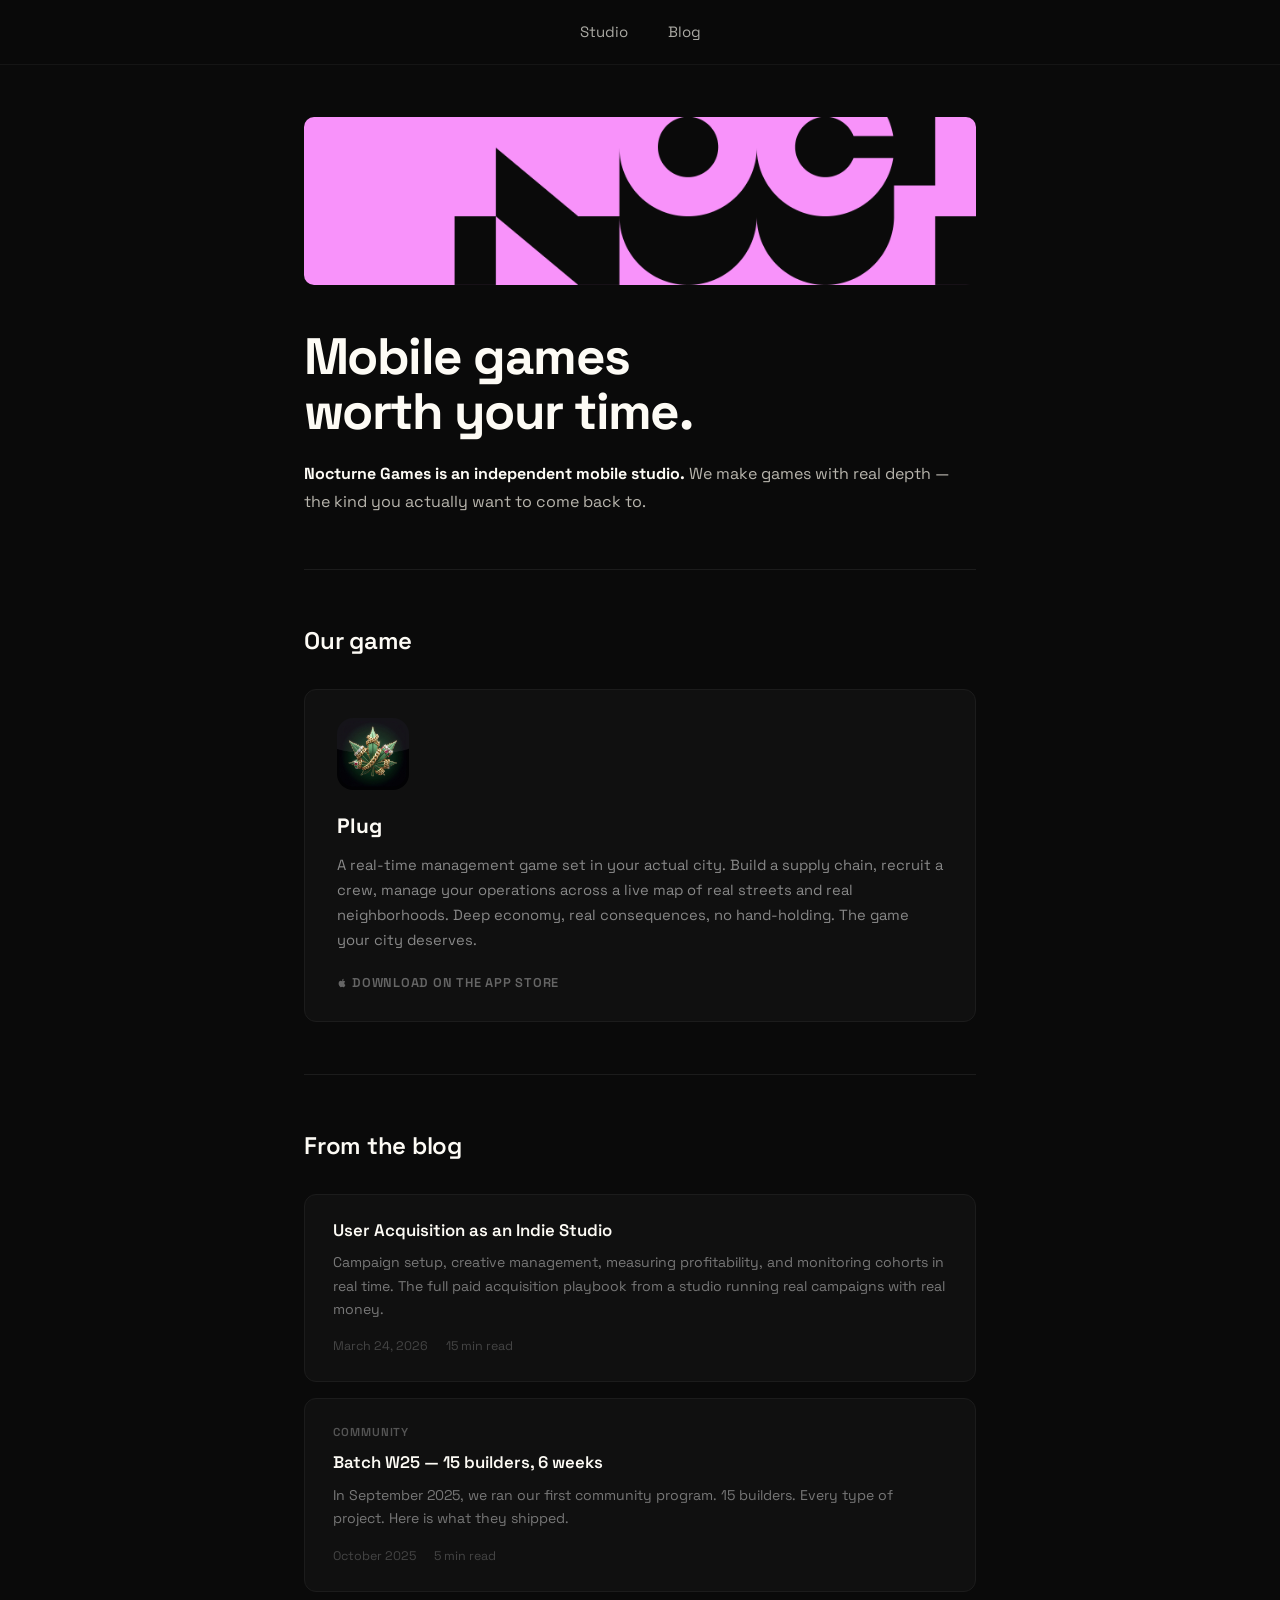
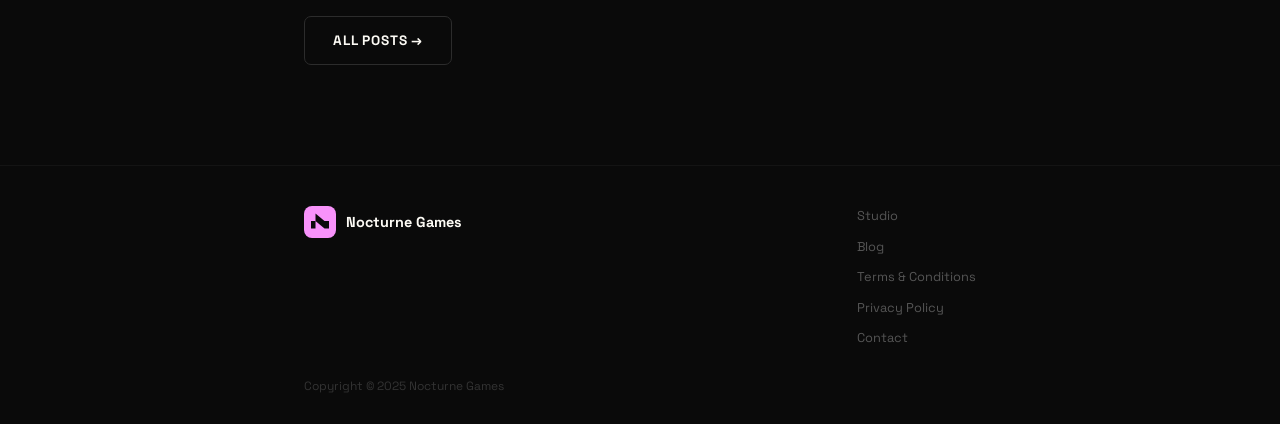
<file: index.html>
<!DOCTYPE html>
<html lang="en">
<head>
  <meta charset="utf-8"/>
  <meta name="viewport" content="width=device-width, initial-scale=1"/>
  <title>Nocturne Games — Independent Mobile Studio</title>
  <meta name="description" content="Nocturne Games builds management and simulation games for mobile — deep, rewarding experiences for players tired of hypercasual."/>
  <meta property="og:title" content="Nocturne Games — Independent Mobile Studio"/>
  <meta property="og:description" content="Management games built for players who want more."/>
  <meta property="og:image" content="/assets/banner.png"/>
  <meta property="og:type" content="website"/>
  <meta name="twitter:card" content="summary_large_image"/>
  <link rel="stylesheet" href="/assets/style.css"/>
  <link rel="icon" href="/assets/favicon/favicon.ico" sizes="any"/>
  <link rel="icon" type="image/png" sizes="96x96" href="/assets/favicon/favicon-96x96.png"/>
  <link rel="icon" type="image/png" sizes="32x32" href="/assets/favicon/favicon-32x32.png"/>
  <link rel="icon" type="image/png" sizes="16x16" href="/assets/favicon/favicon-16x16.png"/>
  <link rel="apple-touch-icon" sizes="180x180" href="/assets/favicon/favicon-180x180.png"/>
  <link rel="manifest" href="/assets/favicon/site.webmanifest"/>
  <style>
    .app-card-single {
      display: block;
      background-color: #101010;
      border: 1px solid #1c1c1c;
      border-radius: 12px;
      padding: 28px 32px;
      margin-top: 28px;
      transition: border-color 0.15s, background-color 0.15s;
    }
    .app-card-single:hover { border-color: #2e2e2e; background-color: #141414; }
    .app-card-single .app-icon { width: 72px; height: 72px; border-radius: 16px; margin-bottom: 20px; }
    .app-card-single .app-name { font-size: 1.3rem; margin-bottom: 10px; }
    .app-card-single .app-desc { font-size: 0.92rem; line-height: 1.7; color: #888; margin-bottom: 20px; }
    .app-card-single .app-badge { font-size: 0.8rem; color: #666; }
  </style>
</head>
<body>
  <script src="/assets/nav.js"></script>

  <div class="container">

    <img src="/assets/banner.png" alt="Nocturne Games" class="banner"/>

    <h1>Mobile games<br/>worth your time.</h1>

    <p>
      <strong>Nocturne Games is an independent mobile studio.</strong>
      We make games with real depth — the kind you actually want to come back to.
    </p>

    <hr class="delimiter"/>

    <h2>Our game</h2>

    <a class="app-card-single" href="https://apps.apple.com/us/app/plug-build-your-empire-irl/id6761916606" target="_blank" rel="noopener">
      <img class="app-icon" src="/assets/images/icon-plug.jpg" alt="Plug icon"/>
      <div class="app-name" style="color:#fdfbf5;font-weight:700;font-family:'Space Grotesk',sans-serif;">Plug</div>
      <div class="app-desc">
        A real-time management game set in your actual city. Build a supply chain, recruit a crew, manage your operations across a live map of real streets and real neighborhoods.
        Deep economy, real consequences, no hand-holding. The game your city deserves.
      </div>
      <div class="app-badge">
        <svg width="10" height="10" viewBox="0 0 24 24" fill="currentColor"><path d="M18.71 19.5c-.83 1.24-1.71 2.45-3.05 2.47-1.34.03-1.77-.79-3.29-.79-1.53 0-2 .77-3.27.82-1.31.05-2.3-1.32-3.14-2.53C4.25 17 2.94 12.45 4.7 9.39c.87-1.52 2.43-2.48 4.12-2.51 1.28-.02 2.5.87 3.29.87.78 0 2.26-1.07 3.8-.91.65.03 2.47.26 3.64 1.98-.09.06-2.17 1.28-2.15 3.81.03 3.02 2.65 4.03 2.68 4.04-.03.07-.42 1.44-1.38 2.83M13 3.5c.73-.83 1.94-1.46 2.94-1.5.13 1.17-.34 2.35-1.04 3.19-.69.85-1.83 1.51-2.95 1.42-.15-1.15.41-2.35 1.05-3.11z"/></svg>
        Download on the App Store
      </div>
    </a>

    <hr class="delimiter"/>

    <h2>From the blog</h2>

    <div class="post-list">
      <a href="/blog/paid-acquisition/" class="post-card">
        <div class="post-card-title">User Acquisition as an Indie Studio</div>
        <div class="post-card-desc">Campaign setup, creative management, measuring profitability, and monitoring cohorts in real time. The full paid acquisition playbook from a studio running real campaigns with real money.</div>
        <div class="post-card-meta">
          <span>March 24, 2026</span>
          <span>15 min read</span>
        </div>
      </a>

      <a href="/blog/batch-w25/" class="post-card">
        <div class="post-card-tag">Community</div>
        <div class="post-card-title">Batch W25 — 15 builders, 6 weeks</div>
        <div class="post-card-desc">In September 2025, we ran our first community program. 15 builders. Every type of project. Here is what they shipped.</div>
        <div class="post-card-meta">
          <span>October 2025</span>
          <span>5 min read</span>
        </div>
      </a>
    </div>

    <a href="/blog/" class="btn btn-outline" style="margin-top:1.5rem; display:inline-block;">All posts &rarr;</a>

  </div>

  <script src="/assets/footer.js"></script>

</body>
</html>
</file>
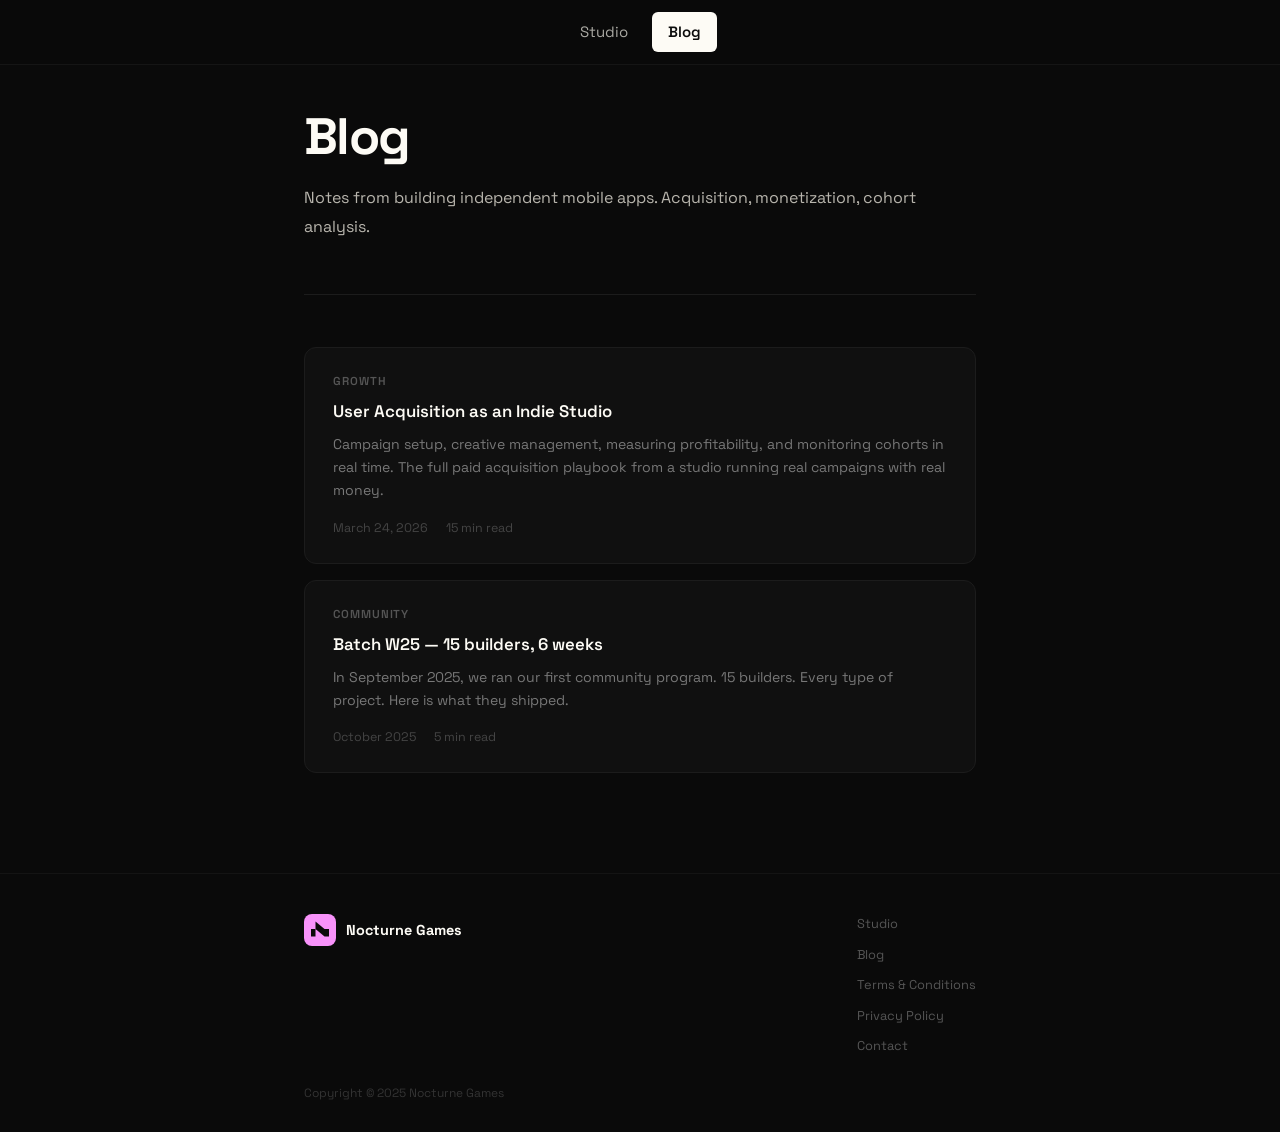
<file: blog/index.html>
<!DOCTYPE html>
<html lang="en">
<head>
  <meta charset="utf-8"/>
  <meta name="viewport" content="width=device-width, initial-scale=1"/>
  <title>Blog — Nocturne Games</title>
  <meta name="description" content="Notes from building independent mobile apps. Acquisition, monetization, cohort analysis, and everything in between."/>
  <link rel="stylesheet" href="/assets/style.css"/>
  <link rel="icon" href="/assets/favicon/favicon.ico" sizes="any"/>
  <link rel="icon" type="image/png" sizes="96x96" href="/assets/favicon/favicon-96x96.png"/>
  <link rel="icon" type="image/png" sizes="32x32" href="/assets/favicon/favicon-32x32.png"/>
  <link rel="icon" type="image/png" sizes="16x16" href="/assets/favicon/favicon-16x16.png"/>
  <link rel="apple-touch-icon" sizes="180x180" href="/assets/favicon/favicon-180x180.png"/>
  <link rel="manifest" href="/assets/favicon/site.webmanifest"/>
</head>
<body>
  <script src="/assets/nav.js"></script>

  <div class="container">

    <h1>Blog</h1>
    <p>Notes from building independent mobile apps. Acquisition, monetization, cohort analysis.</p>

    <hr class="delimiter"/>

    <div class="post-list">

      <a href="/blog/paid-acquisition/" class="post-card">
        <div class="post-card-tag">Growth</div>
        <div class="post-card-title">User Acquisition as an Indie Studio</div>
        <div class="post-card-desc">Campaign setup, creative management, measuring profitability, and monitoring cohorts in real time. The full paid acquisition playbook from a studio running real campaigns with real money.</div>
        <div class="post-card-meta">
          <span>March 24, 2026</span>
          <span>15 min read</span>
        </div>
      </a>

      <a href="/blog/batch-w25/" class="post-card">
        <div class="post-card-tag">Community</div>
        <div class="post-card-title">Batch W25 — 15 builders, 6 weeks</div>
        <div class="post-card-desc">In September 2025, we ran our first community program. 15 builders. Every type of project. Here is what they shipped.</div>
        <div class="post-card-meta">
          <span>October 2025</span>
          <span>5 min read</span>
        </div>
      </a>

    </div>

  </div>

  <script src="/assets/footer.js"></script>

</body>
</html>
</file>
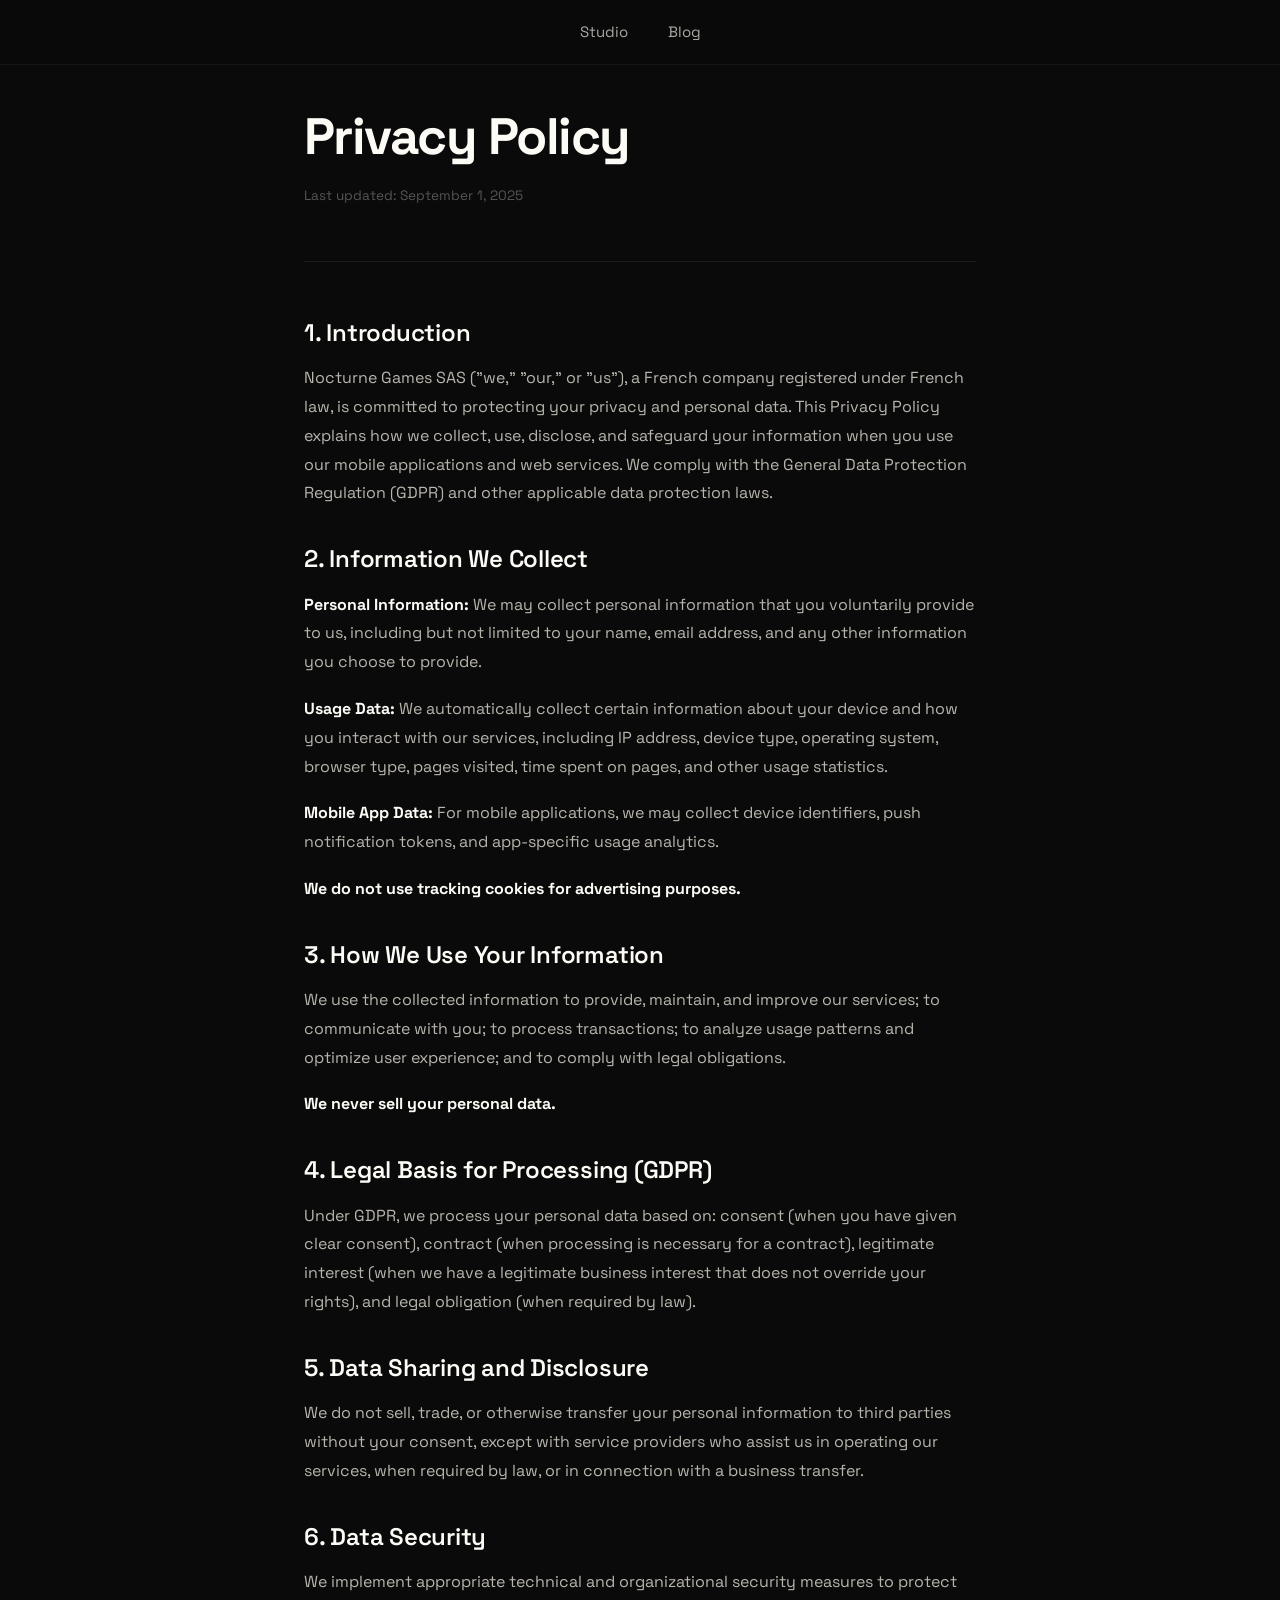
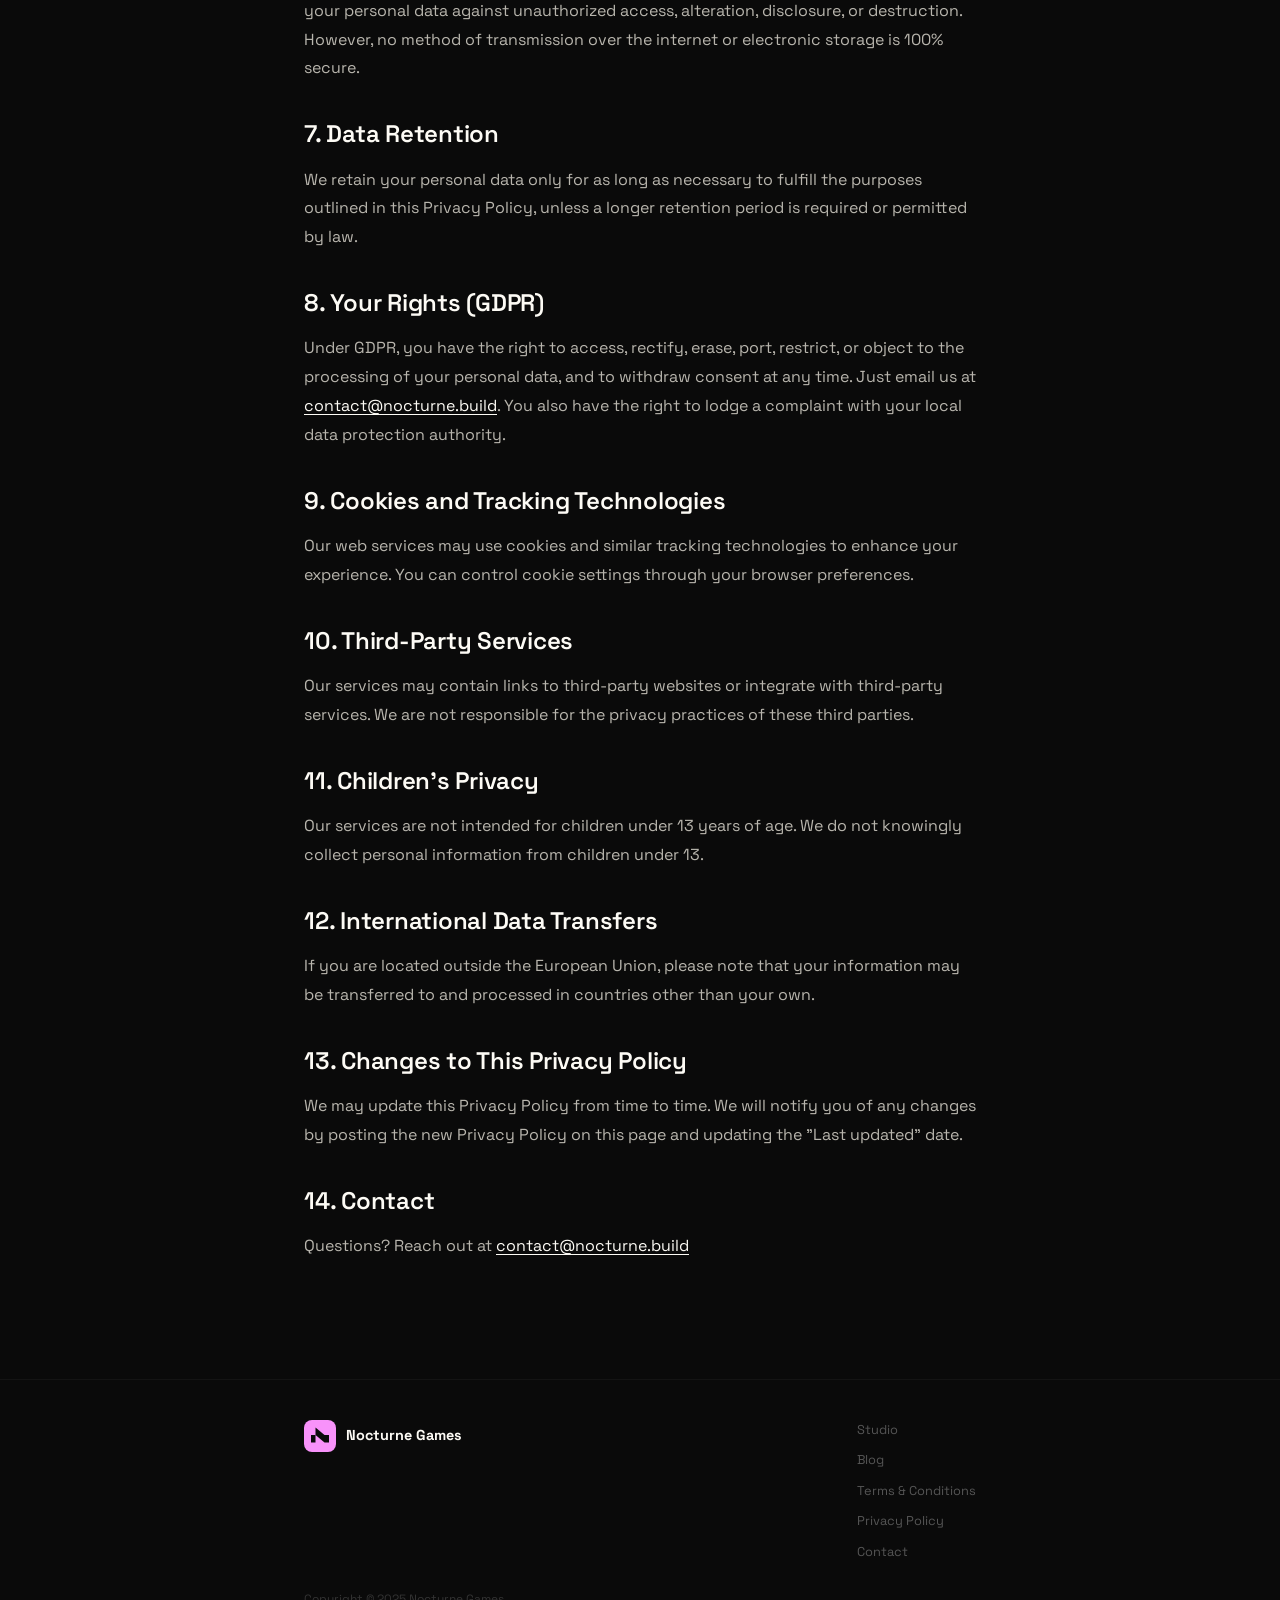
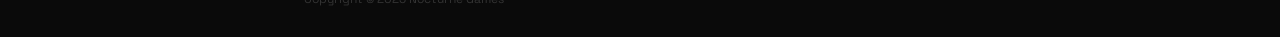
<file: privacy/index.html>
<!DOCTYPE html>
<html lang="en">
<head>
  <meta charset="utf-8"/>
  <meta name="viewport" content="width=device-width, initial-scale=1"/>
  <title>Privacy Policy — Nocturne Games</title>
  <meta name="description" content="Privacy policy for Nocturne Games mobile applications and web services."/>
  <link rel="stylesheet" href="/assets/style.css"/>
  <link rel="icon" href="/assets/favicon/favicon.ico" sizes="any"/>
  <link rel="icon" type="image/png" sizes="96x96" href="/assets/favicon/favicon-96x96.png"/>
  <link rel="icon" type="image/png" sizes="32x32" href="/assets/favicon/favicon-32x32.png"/>
  <link rel="icon" type="image/png" sizes="16x16" href="/assets/favicon/favicon-16x16.png"/>
  <link rel="apple-touch-icon" sizes="180x180" href="/assets/favicon/favicon-180x180.png"/>
  <link rel="manifest" href="/assets/favicon/site.webmanifest"/>
</head>
<body>
  <script src="/assets/nav.js"></script>

  <div class="container">

    <h1>Privacy Policy</h1>
    <p style="color:#555;font-size:0.85rem;">Last updated: September 1, 2025</p>

    <hr class="delimiter"/>

    <h2>1. Introduction</h2>
    <p>Nocturne Games SAS ("we," "our," or "us"), a French company registered under French law, is committed to protecting your privacy and personal data. This Privacy Policy explains how we collect, use, disclose, and safeguard your information when you use our mobile applications and web services. We comply with the General Data Protection Regulation (GDPR) and other applicable data protection laws.</p>

    <h2>2. Information We Collect</h2>
    <p><strong>Personal Information:</strong> We may collect personal information that you voluntarily provide to us, including but not limited to your name, email address, and any other information you choose to provide.</p>
    <p><strong>Usage Data:</strong> We automatically collect certain information about your device and how you interact with our services, including IP address, device type, operating system, browser type, pages visited, time spent on pages, and other usage statistics.</p>
    <p><strong>Mobile App Data:</strong> For mobile applications, we may collect device identifiers, push notification tokens, and app-specific usage analytics.</p>
    <p><strong>We do not use tracking cookies for advertising purposes.</strong></p>

    <h2>3. How We Use Your Information</h2>
    <p>We use the collected information to provide, maintain, and improve our services; to communicate with you; to process transactions; to analyze usage patterns and optimize user experience; and to comply with legal obligations.</p>
    <p><strong>We never sell your personal data.</strong></p>

    <h2>4. Legal Basis for Processing (GDPR)</h2>
    <p>Under GDPR, we process your personal data based on: consent (when you have given clear consent), contract (when processing is necessary for a contract), legitimate interest (when we have a legitimate business interest that does not override your rights), and legal obligation (when required by law).</p>

    <h2>5. Data Sharing and Disclosure</h2>
    <p>We do not sell, trade, or otherwise transfer your personal information to third parties without your consent, except with service providers who assist us in operating our services, when required by law, or in connection with a business transfer.</p>

    <h2>6. Data Security</h2>
    <p>We implement appropriate technical and organizational security measures to protect your personal data against unauthorized access, alteration, disclosure, or destruction. However, no method of transmission over the internet or electronic storage is 100% secure.</p>

    <h2>7. Data Retention</h2>
    <p>We retain your personal data only for as long as necessary to fulfill the purposes outlined in this Privacy Policy, unless a longer retention period is required or permitted by law.</p>

    <h2>8. Your Rights (GDPR)</h2>
    <p>Under GDPR, you have the right to access, rectify, erase, port, restrict, or object to the processing of your personal data, and to withdraw consent at any time. Just email us at <a href="mailto:contact@nocturne.build" style="color:#fdfbf5;text-decoration:underline;">contact@nocturne.build</a>. You also have the right to lodge a complaint with your local data protection authority.</p>

    <h2>9. Cookies and Tracking Technologies</h2>
    <p>Our web services may use cookies and similar tracking technologies to enhance your experience. You can control cookie settings through your browser preferences.</p>

    <h2>10. Third-Party Services</h2>
    <p>Our services may contain links to third-party websites or integrate with third-party services. We are not responsible for the privacy practices of these third parties.</p>

    <h2>11. Children's Privacy</h2>
    <p>Our services are not intended for children under 13 years of age. We do not knowingly collect personal information from children under 13.</p>

    <h2>12. International Data Transfers</h2>
    <p>If you are located outside the European Union, please note that your information may be transferred to and processed in countries other than your own.</p>

    <h2>13. Changes to This Privacy Policy</h2>
    <p>We may update this Privacy Policy from time to time. We will notify you of any changes by posting the new Privacy Policy on this page and updating the "Last updated" date.</p>

    <h2>14. Contact</h2>
    <p>Questions? Reach out at <a href="mailto:contact@nocturne.build" style="color:#fdfbf5;text-decoration:underline;">contact@nocturne.build</a></p>

  </div>

  <script src="/assets/footer.js"></script>

</body>
</html>
</file>
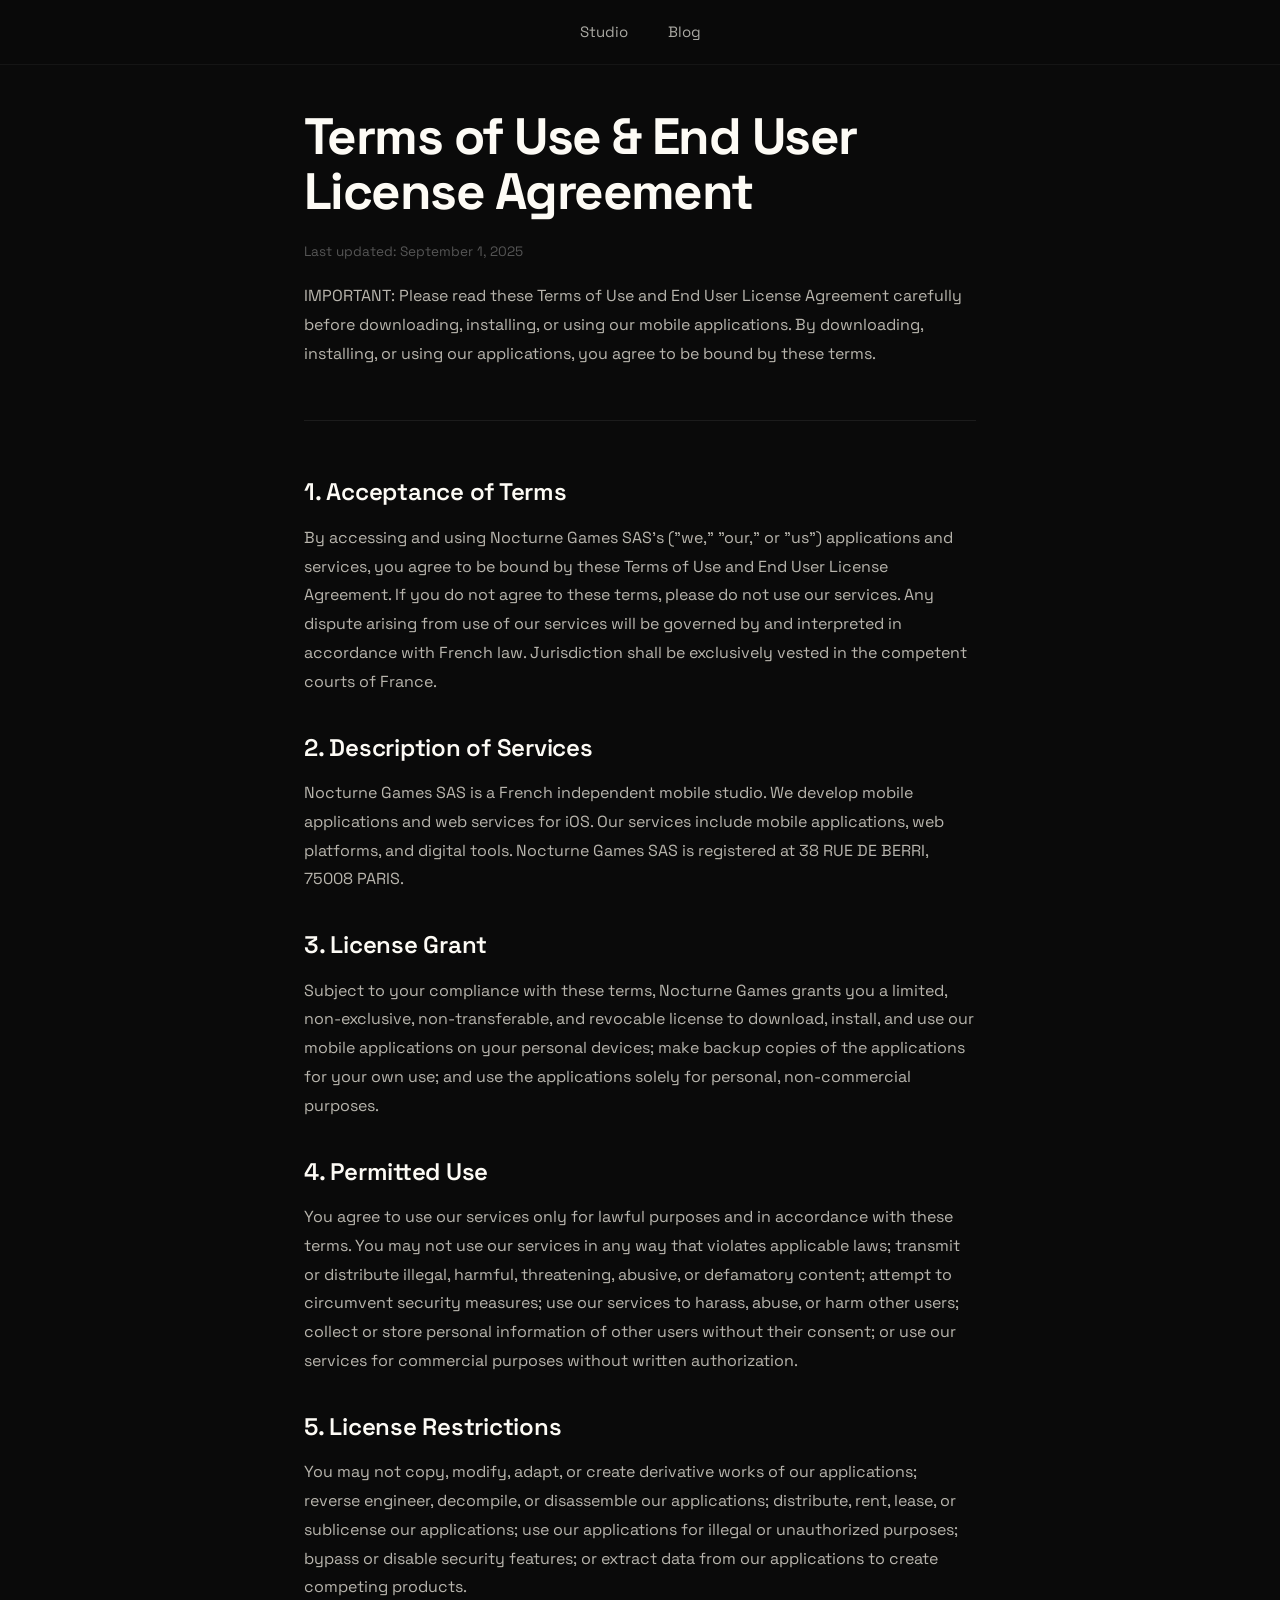
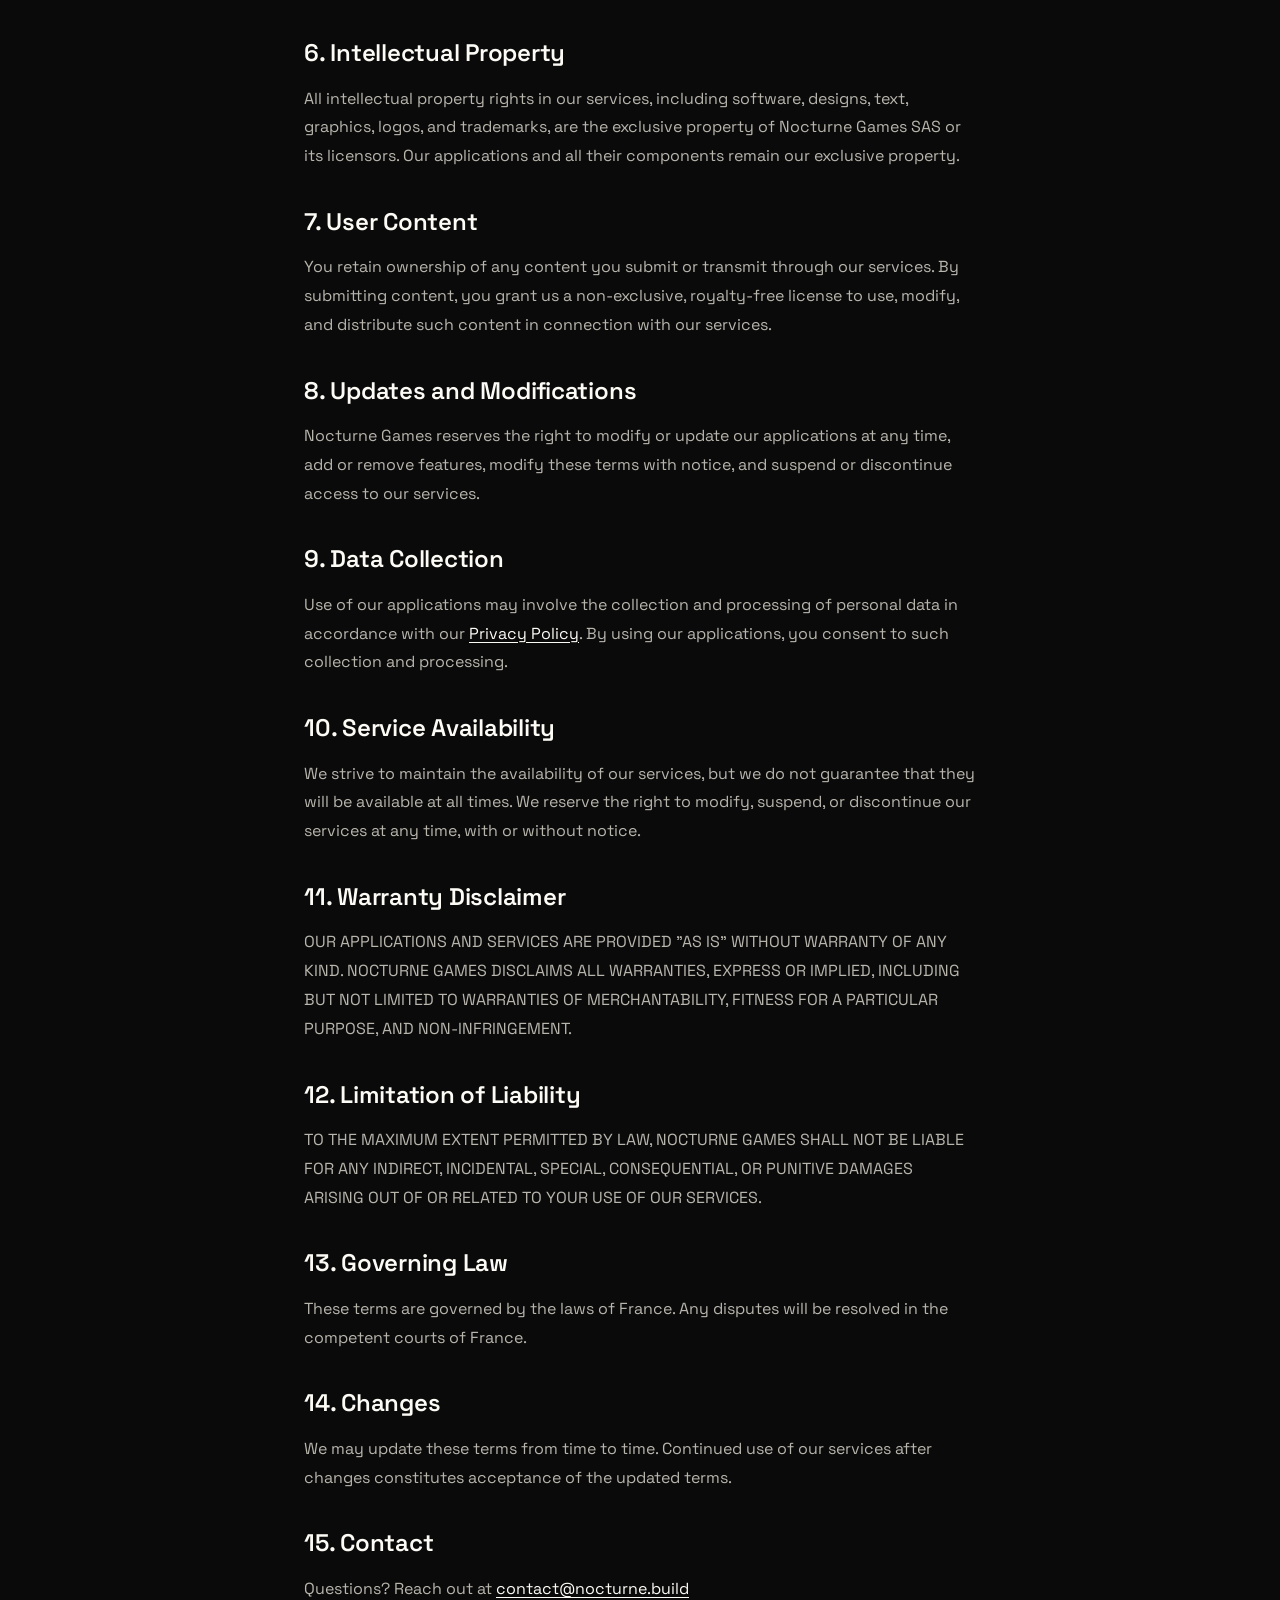
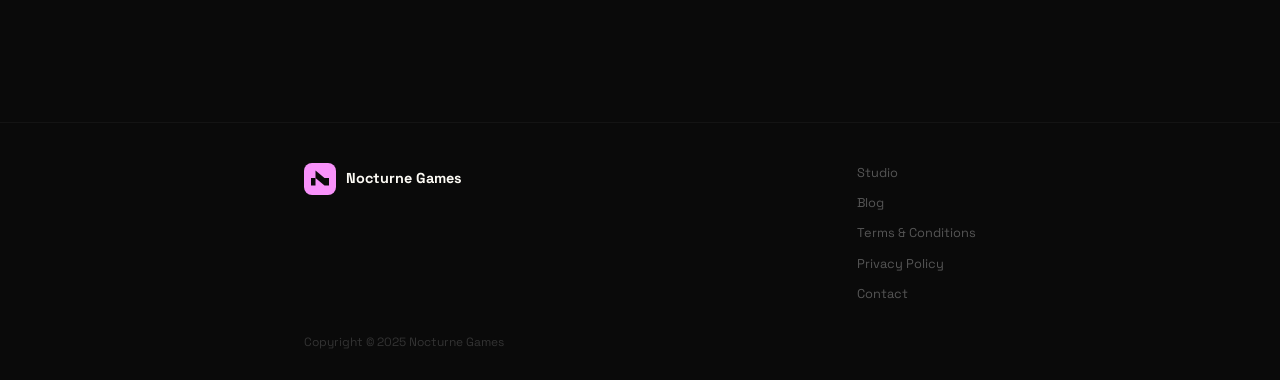
<file: terms/index.html>
<!DOCTYPE html>
<html lang="en">
<head>
  <meta charset="utf-8"/>
  <meta name="viewport" content="width=device-width, initial-scale=1"/>
  <title>Terms &amp; Conditions — Nocturne Games</title>
  <meta name="description" content="Terms of use and end user license agreement for Nocturne Games mobile applications and services."/>
  <link rel="stylesheet" href="/assets/style.css"/>
  <link rel="icon" href="/assets/favicon/favicon.ico" sizes="any"/>
  <link rel="icon" type="image/png" sizes="96x96" href="/assets/favicon/favicon-96x96.png"/>
  <link rel="icon" type="image/png" sizes="32x32" href="/assets/favicon/favicon-32x32.png"/>
  <link rel="icon" type="image/png" sizes="16x16" href="/assets/favicon/favicon-16x16.png"/>
  <link rel="apple-touch-icon" sizes="180x180" href="/assets/favicon/favicon-180x180.png"/>
  <link rel="manifest" href="/assets/favicon/site.webmanifest"/>
</head>
<body>
  <script src="/assets/nav.js"></script>

  <div class="container">

    <h1>Terms of Use &amp; End User License Agreement</h1>
    <p style="color:#555;font-size:0.85rem;">Last updated: September 1, 2025</p>

    <p>IMPORTANT: Please read these Terms of Use and End User License Agreement carefully before downloading, installing, or using our mobile applications. By downloading, installing, or using our applications, you agree to be bound by these terms.</p>

    <hr class="delimiter"/>

    <h2>1. Acceptance of Terms</h2>
    <p>By accessing and using Nocturne Games SAS's ("we," "our," or "us") applications and services, you agree to be bound by these Terms of Use and End User License Agreement. If you do not agree to these terms, please do not use our services. Any dispute arising from use of our services will be governed by and interpreted in accordance with French law. Jurisdiction shall be exclusively vested in the competent courts of France.</p>

    <h2>2. Description of Services</h2>
    <p>Nocturne Games SAS is a French independent mobile studio. We develop mobile applications and web services for iOS. Our services include mobile applications, web platforms, and digital tools. Nocturne Games SAS is registered at 38 RUE DE BERRI, 75008 PARIS.</p>

    <h2>3. License Grant</h2>
    <p>Subject to your compliance with these terms, Nocturne Games grants you a limited, non-exclusive, non-transferable, and revocable license to download, install, and use our mobile applications on your personal devices; make backup copies of the applications for your own use; and use the applications solely for personal, non-commercial purposes.</p>

    <h2>4. Permitted Use</h2>
    <p>You agree to use our services only for lawful purposes and in accordance with these terms. You may not use our services in any way that violates applicable laws; transmit or distribute illegal, harmful, threatening, abusive, or defamatory content; attempt to circumvent security measures; use our services to harass, abuse, or harm other users; collect or store personal information of other users without their consent; or use our services for commercial purposes without written authorization.</p>

    <h2>5. License Restrictions</h2>
    <p>You may not copy, modify, adapt, or create derivative works of our applications; reverse engineer, decompile, or disassemble our applications; distribute, rent, lease, or sublicense our applications; use our applications for illegal or unauthorized purposes; bypass or disable security features; or extract data from our applications to create competing products.</p>

    <h2>6. Intellectual Property</h2>
    <p>All intellectual property rights in our services, including software, designs, text, graphics, logos, and trademarks, are the exclusive property of Nocturne Games SAS or its licensors. Our applications and all their components remain our exclusive property.</p>

    <h2>7. User Content</h2>
    <p>You retain ownership of any content you submit or transmit through our services. By submitting content, you grant us a non-exclusive, royalty-free license to use, modify, and distribute such content in connection with our services.</p>

    <h2>8. Updates and Modifications</h2>
    <p>Nocturne Games reserves the right to modify or update our applications at any time, add or remove features, modify these terms with notice, and suspend or discontinue access to our services.</p>

    <h2>9. Data Collection</h2>
    <p>Use of our applications may involve the collection and processing of personal data in accordance with our <a href="/privacy/" style="color:#fdfbf5;text-decoration:underline;">Privacy Policy</a>. By using our applications, you consent to such collection and processing.</p>

    <h2>10. Service Availability</h2>
    <p>We strive to maintain the availability of our services, but we do not guarantee that they will be available at all times. We reserve the right to modify, suspend, or discontinue our services at any time, with or without notice.</p>

    <h2>11. Warranty Disclaimer</h2>
    <p>OUR APPLICATIONS AND SERVICES ARE PROVIDED "AS IS" WITHOUT WARRANTY OF ANY KIND. NOCTURNE GAMES DISCLAIMS ALL WARRANTIES, EXPRESS OR IMPLIED, INCLUDING BUT NOT LIMITED TO WARRANTIES OF MERCHANTABILITY, FITNESS FOR A PARTICULAR PURPOSE, AND NON-INFRINGEMENT.</p>

    <h2>12. Limitation of Liability</h2>
    <p>TO THE MAXIMUM EXTENT PERMITTED BY LAW, NOCTURNE GAMES SHALL NOT BE LIABLE FOR ANY INDIRECT, INCIDENTAL, SPECIAL, CONSEQUENTIAL, OR PUNITIVE DAMAGES ARISING OUT OF OR RELATED TO YOUR USE OF OUR SERVICES.</p>

    <h2>13. Governing Law</h2>
    <p>These terms are governed by the laws of France. Any disputes will be resolved in the competent courts of France.</p>

    <h2>14. Changes</h2>
    <p>We may update these terms from time to time. Continued use of our services after changes constitutes acceptance of the updated terms.</p>

    <h2>15. Contact</h2>
    <p>Questions? Reach out at <a href="mailto:contact@nocturne.build" style="color:#fdfbf5;text-decoration:underline;">contact@nocturne.build</a></p>

  </div>

  <script src="/assets/footer.js"></script>

</body>
</html>
</file>
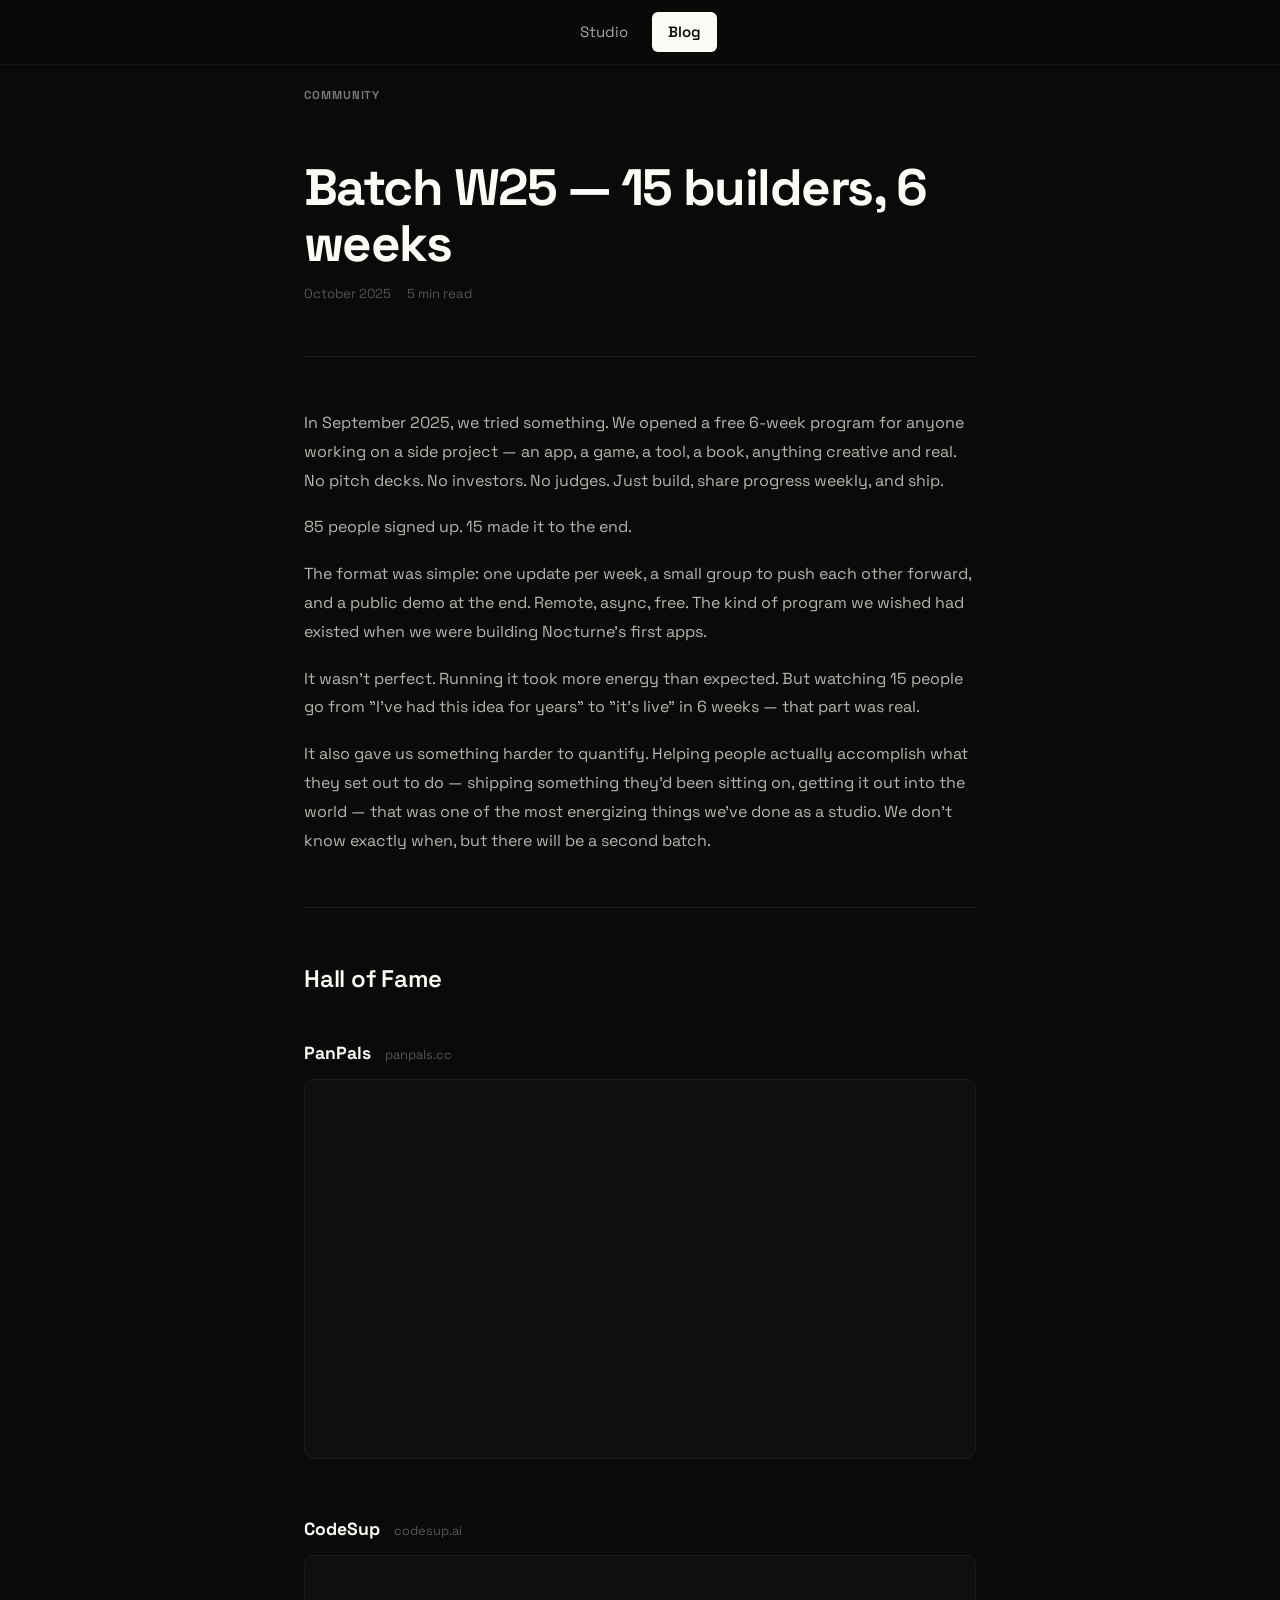
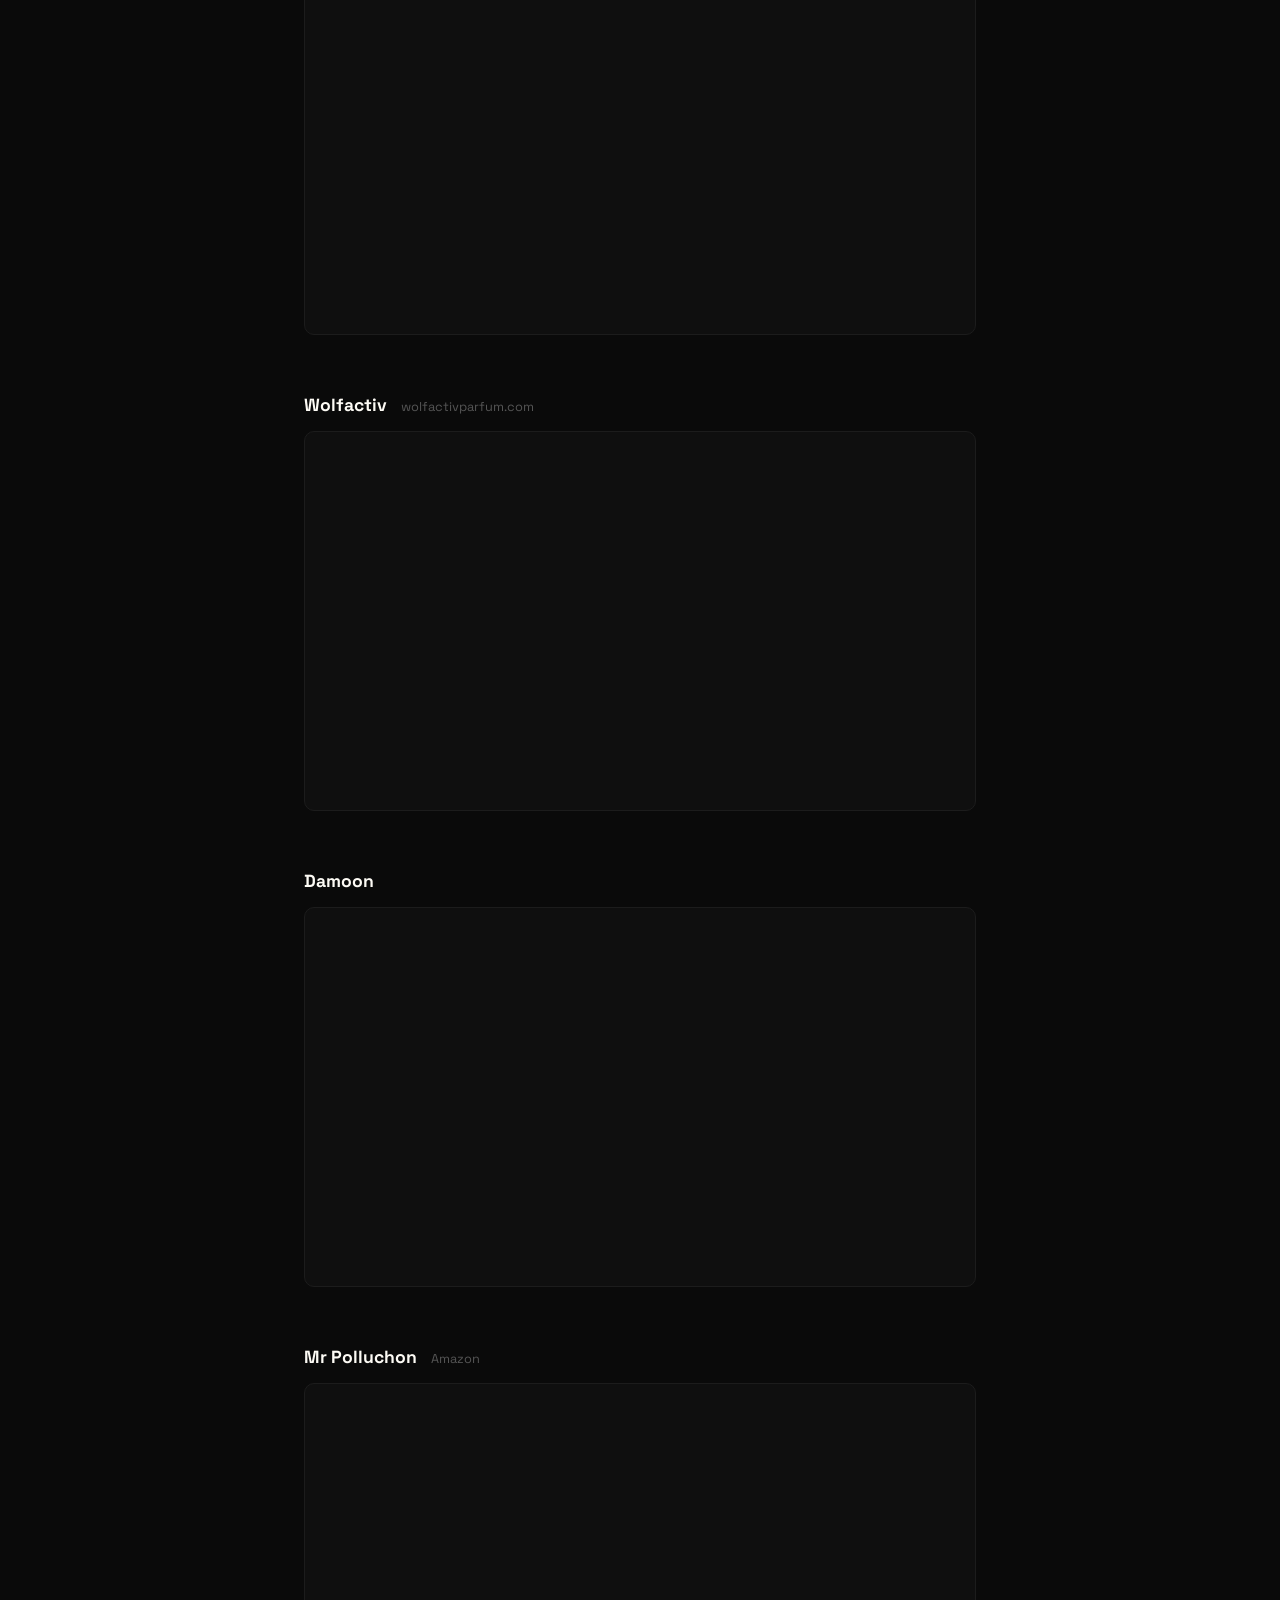
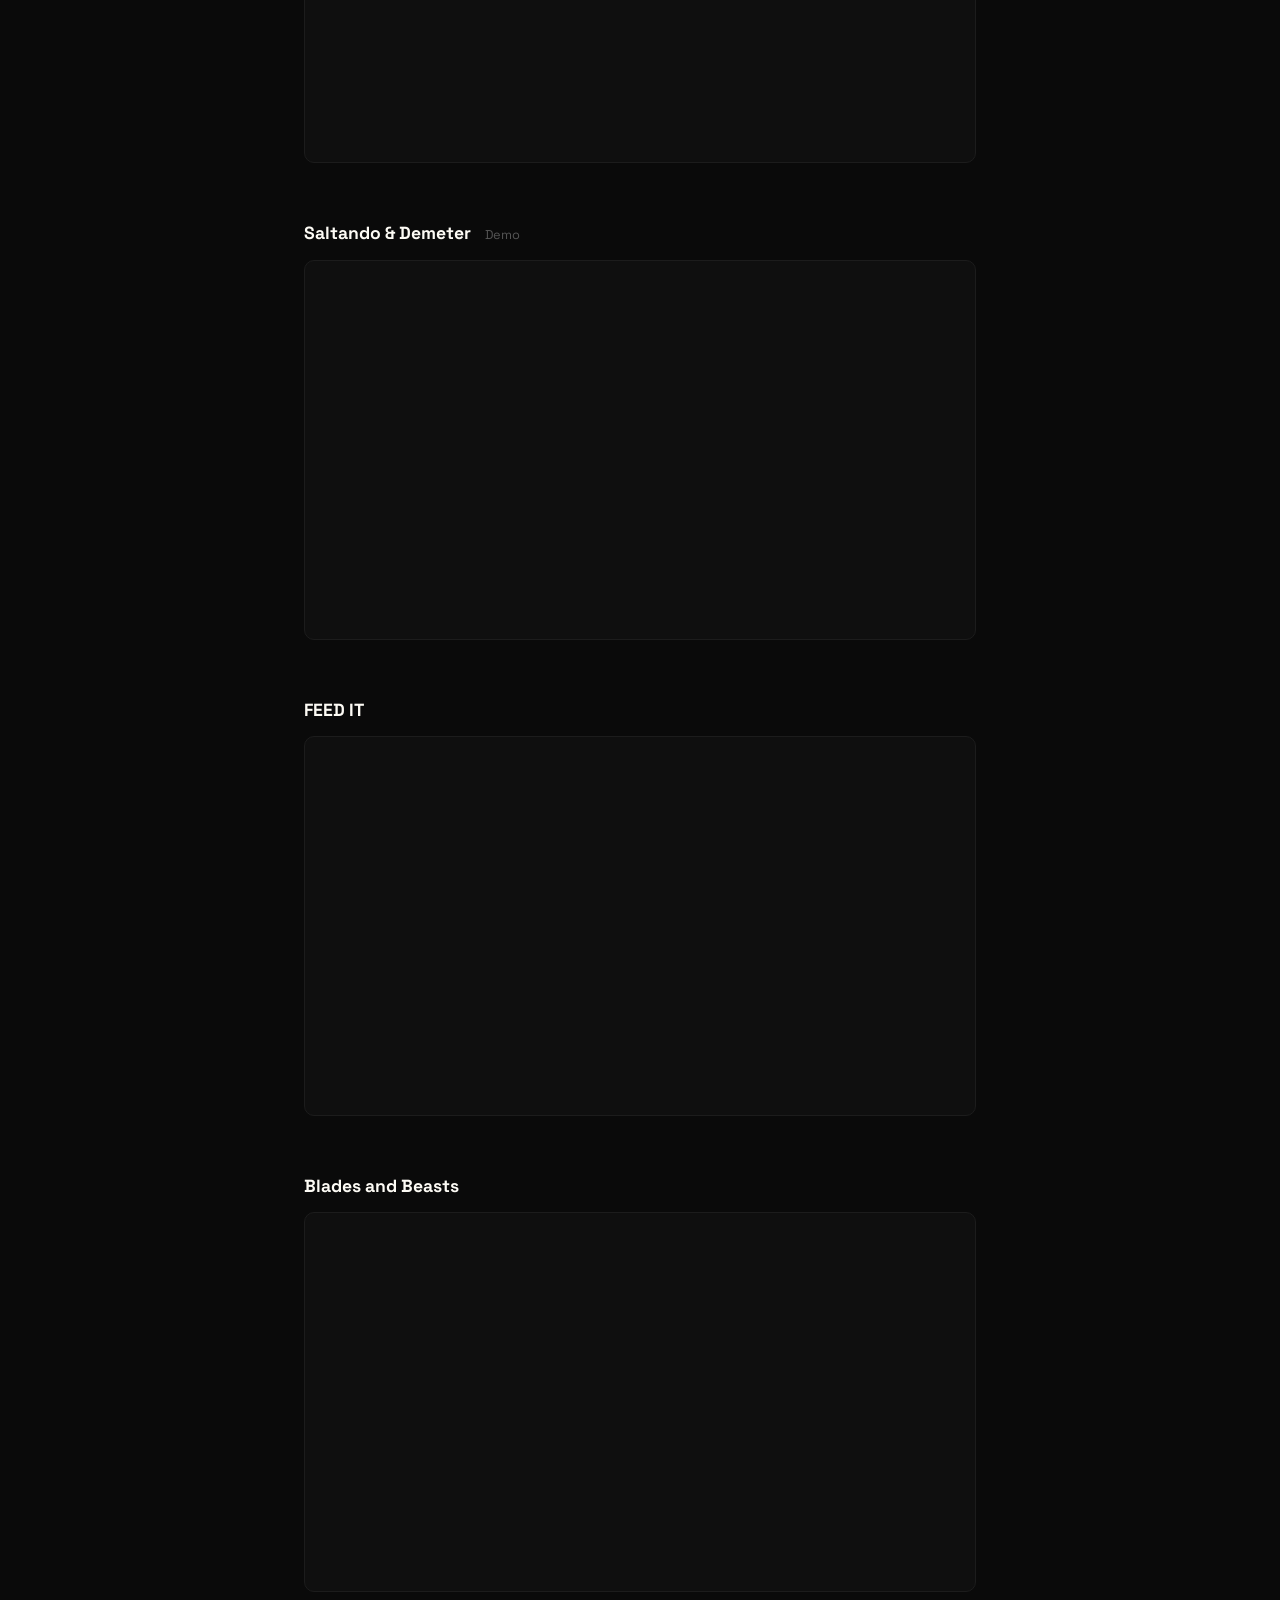
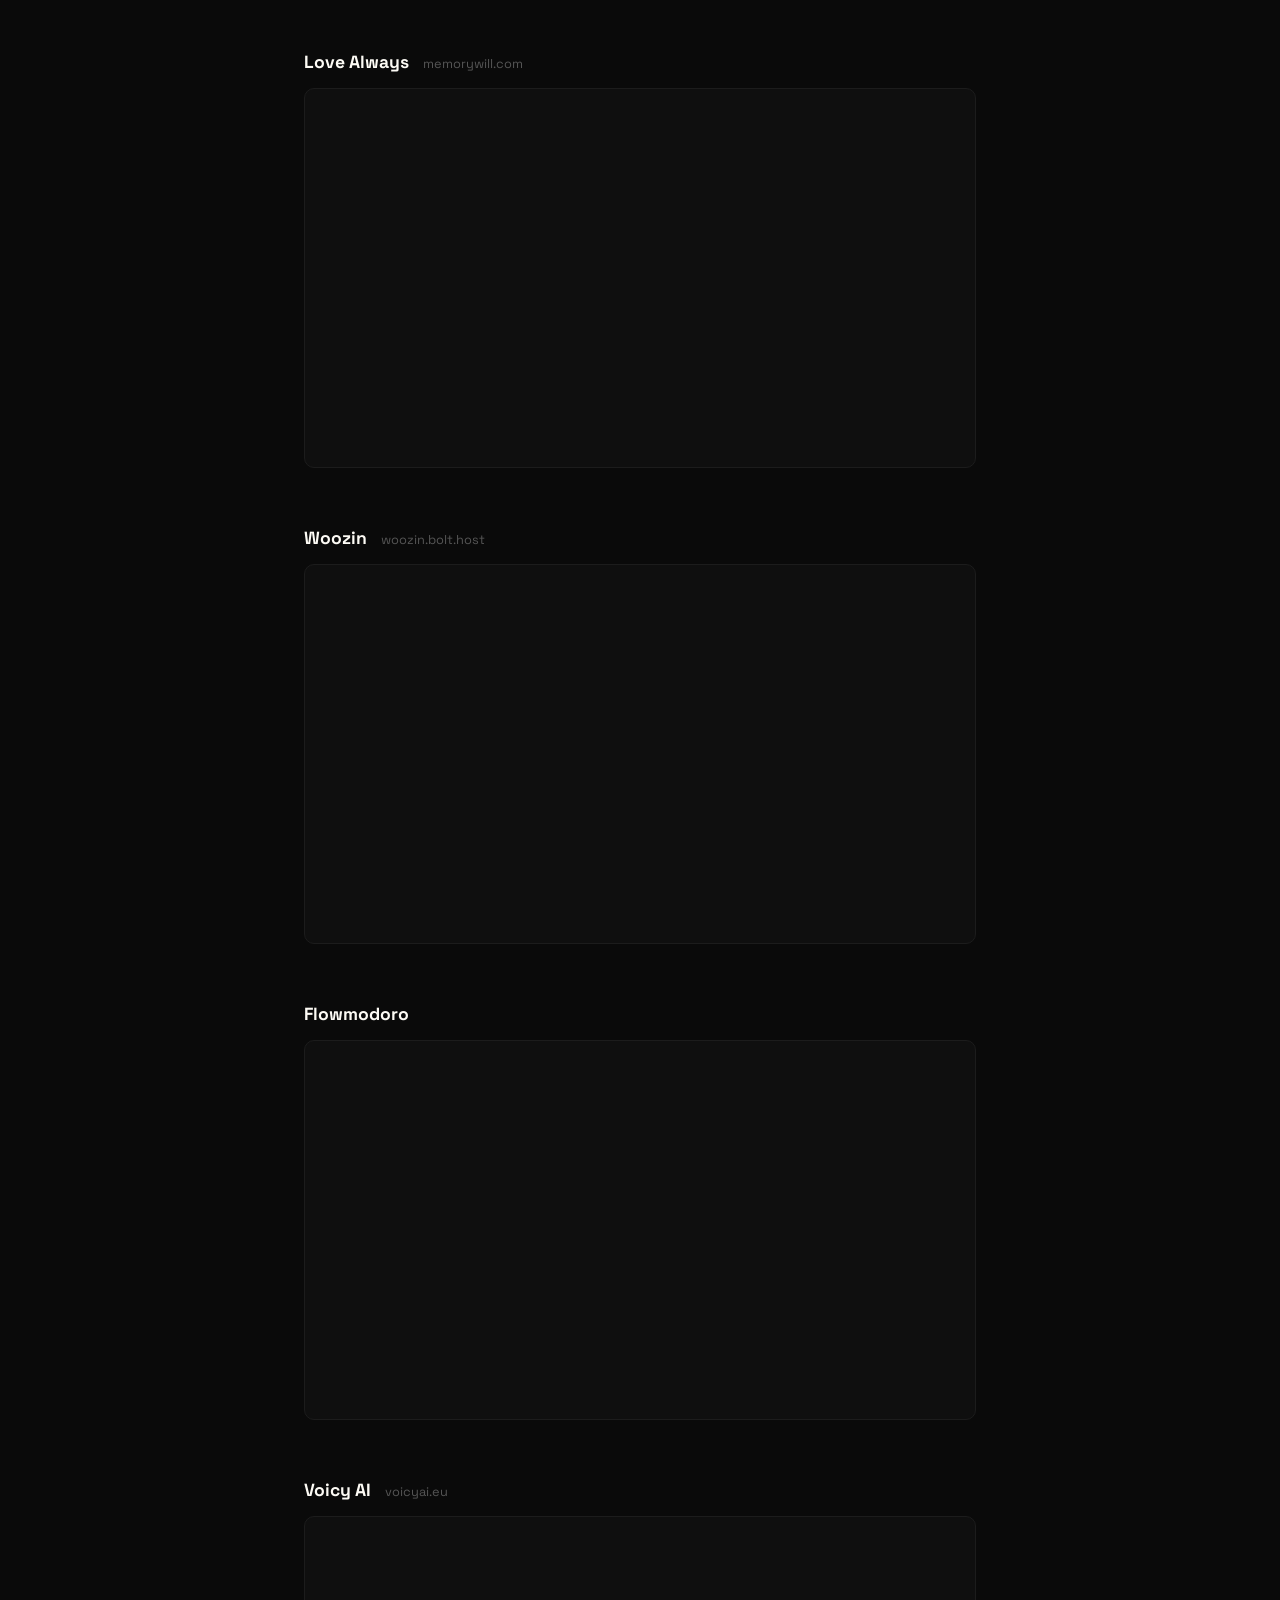
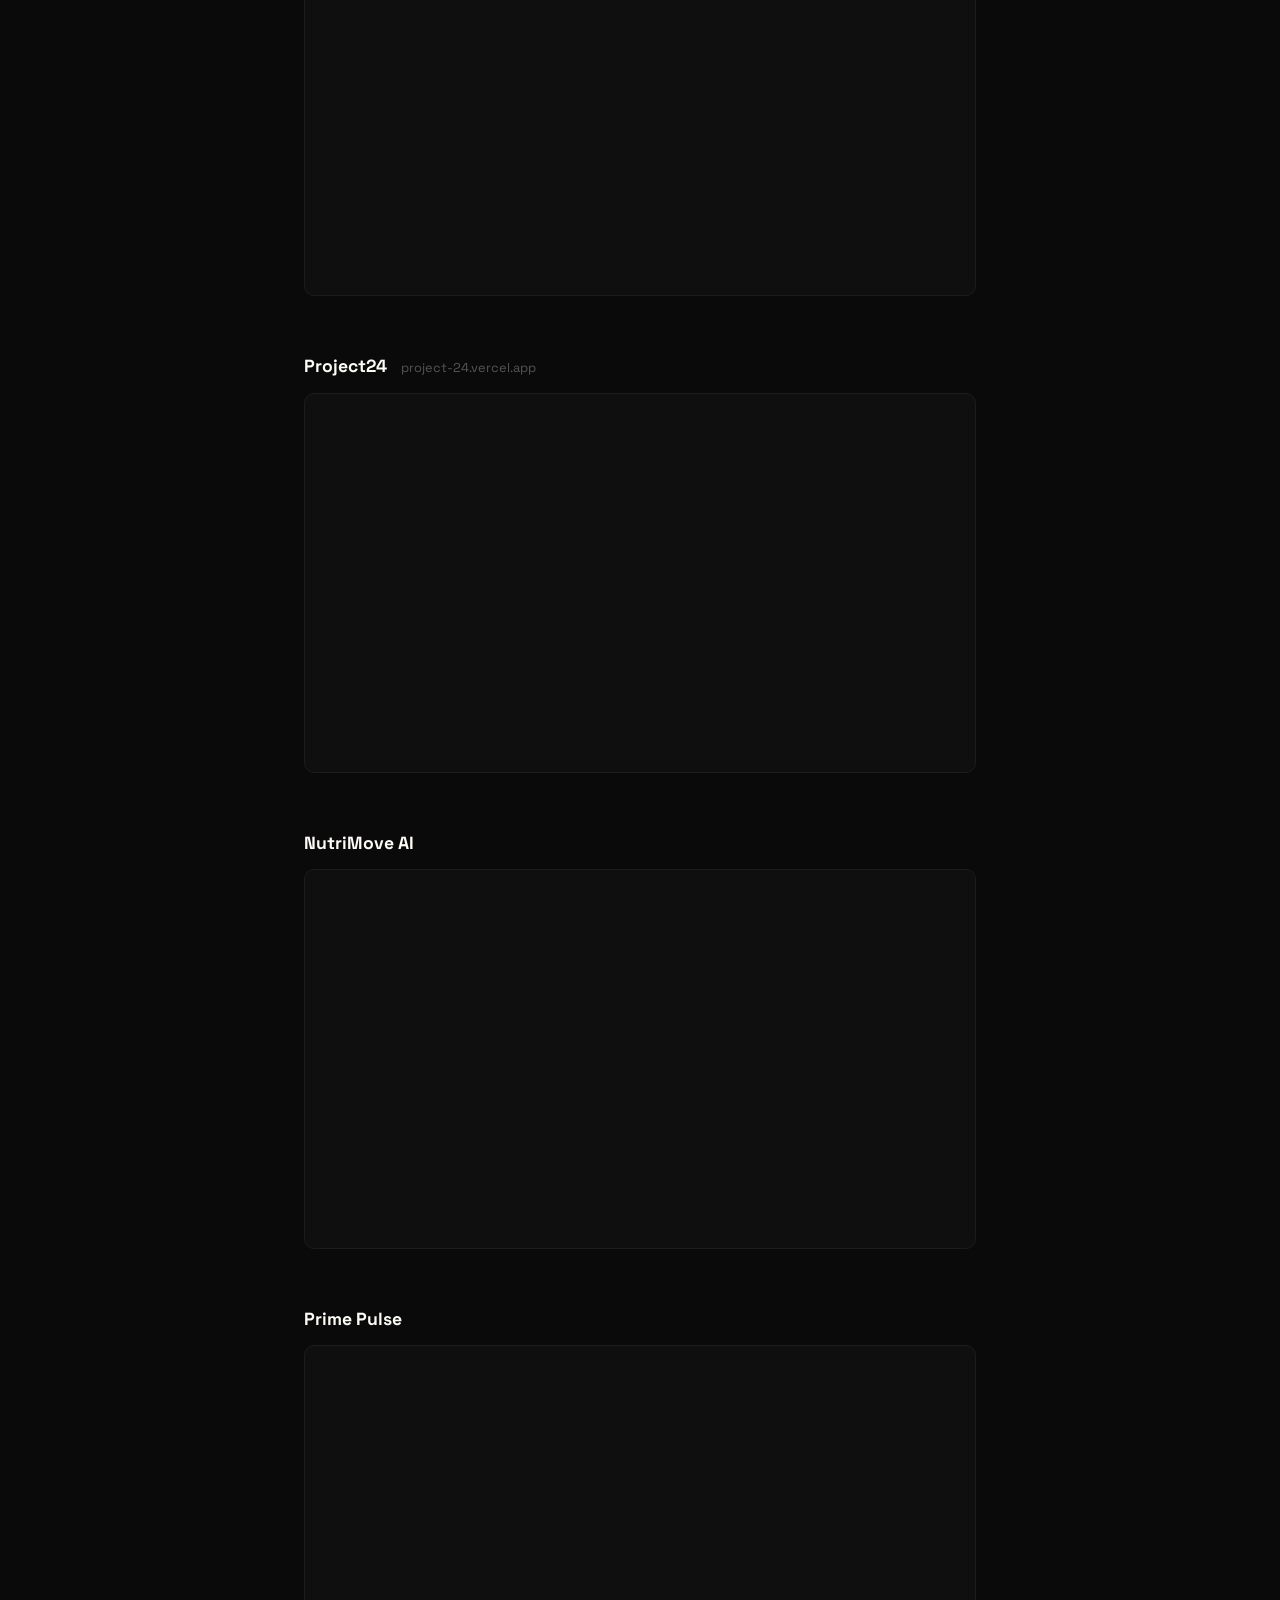
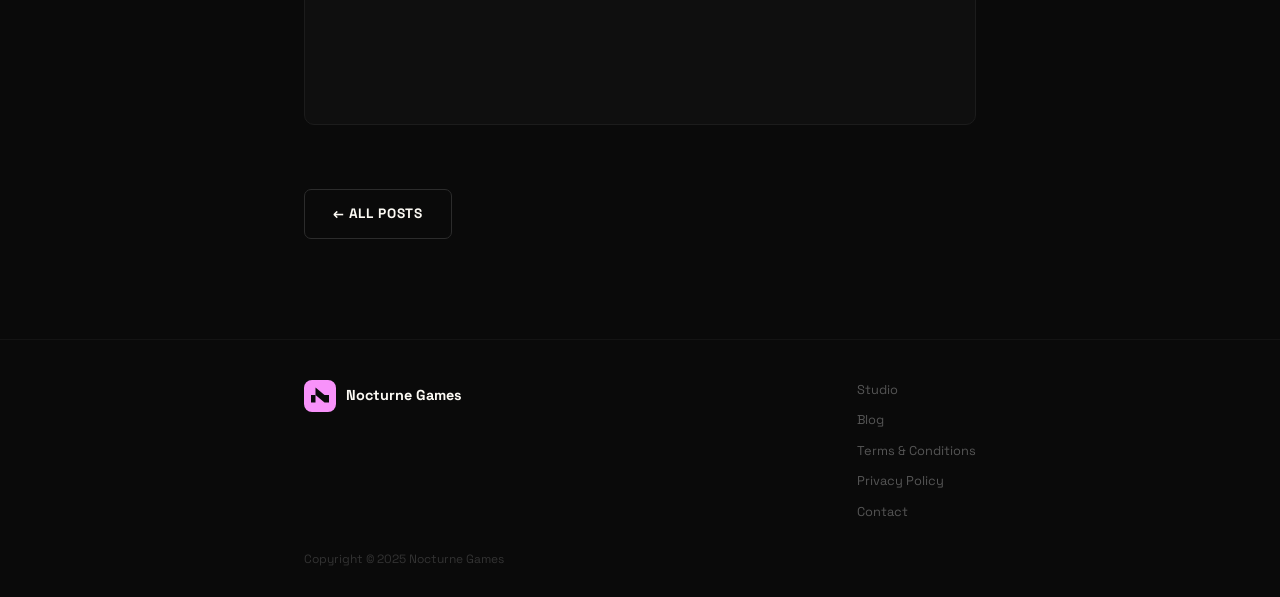
<file: blog/batch-w25/index.html>
<!DOCTYPE html>
<html lang="en">
<head>
  <meta charset="utf-8"/>
  <meta name="viewport" content="width=device-width, initial-scale=1"/>
  <title>Batch W25 — 15 builders, 6 weeks — Nocturne Games</title>
  <meta name="description" content="In September 2025, we ran our first community program. 15 builders. 6 weeks. Every type of project. Here is what they made."/>
  <meta property="og:title" content="Batch W25 — 15 builders, 6 weeks"/>
  <meta property="og:image" content="/assets/banner-community.png"/>
  <meta property="og:type" content="article"/>
  <meta name="twitter:card" content="summary_large_image"/>
  <link rel="stylesheet" href="/assets/style.css"/>
  <link rel="icon" href="/assets/favicon/favicon.ico" sizes="any"/>
  <link rel="icon" type="image/png" sizes="96x96" href="/assets/favicon/favicon-96x96.png"/>
  <link rel="icon" type="image/png" sizes="32x32" href="/assets/favicon/favicon-32x32.png"/>
  <link rel="icon" type="image/png" sizes="16x16" href="/assets/favicon/favicon-16x16.png"/>
  <link rel="apple-touch-icon" sizes="180x180" href="/assets/favicon/favicon-180x180.png"/>
  <link rel="manifest" href="/assets/favicon/site.webmanifest"/>
</head>
<body>
  <script src="/assets/nav.js"></script>

  <div class="container">

    <div class="post-header">
      <div class="post-header-tag">Community</div>
      <h1>Batch W25 — 15 builders, 6 weeks</h1>
      <div class="post-header-meta">
        <span>October 2025</span>
        <span>5 min read</span>
      </div>
    </div>

    <hr class="delimiter"/>

    <p>
      In September 2025, we tried something. We opened a free 6-week program for anyone working
      on a side project — an app, a game, a tool, a book, anything creative and real.
      No pitch decks. No investors. No judges. Just build, share progress weekly, and ship.
    </p>
    <p>
      85 people signed up. 15 made it to the end.
    </p>
    <p>
      The format was simple: one update per week, a small group to push each other forward,
      and a public demo at the end. Remote, async, free. The kind of program we wished had existed
      when we were building Nocturne's first apps.
    </p>
    <p>
      It wasn't perfect. Running it took more energy than expected.
      But watching 15 people go from "I've had this idea for years" to "it's live" in 6 weeks — that part was real.
    </p>
    <p>
      It also gave us something harder to quantify. Helping people actually accomplish what they
      set out to do — shipping something they'd been sitting on, getting it out into the world —
      that was one of the most energizing things we've done as a studio. We don't know exactly when,
      but there will be a second batch.
    </p>

    <hr class="delimiter"/>

    <h2>Hall of Fame</h2>

    <div class="finalists-grid">

      <div class="finalist">
        <div class="finalist-header">
          <h3 class="finalist-name">PanPals</h3>
          <a href="https://www.panpals.cc/1Home/" target="_blank" rel="noopener" class="finalist-link">panpals.cc</a>
        </div>
        <div class="finalist-video">
          <iframe src="https://www.youtube-nocookie.com/embed/Dfk9ObHdiME" loading="lazy"
            allow="autoplay; fullscreen; encrypted-media; picture-in-picture" allowfullscreen></iframe>
        </div>
      </div>

      <div class="finalist">
        <div class="finalist-header">
          <h3 class="finalist-name">CodeSup</h3>
          <a href="https://www.codesup.ai" target="_blank" rel="noopener" class="finalist-link">codesup.ai</a>
        </div>
        <div class="finalist-video">
          <iframe src="https://www.youtube-nocookie.com/embed/tVDDa4RHCWA" loading="lazy"
            allow="autoplay; fullscreen; encrypted-media; picture-in-picture" allowfullscreen></iframe>
        </div>
      </div>

      <div class="finalist">
        <div class="finalist-header">
          <h3 class="finalist-name">Wolfactiv</h3>
          <a href="https://app.wolfactivparfum.com" target="_blank" rel="noopener" class="finalist-link">wolfactivparfum.com</a>
        </div>
        <div class="finalist-video">
          <iframe src="https://www.youtube-nocookie.com/embed/yGGd20Hvk2Y" loading="lazy"
            allow="autoplay; fullscreen; encrypted-media; picture-in-picture" allowfullscreen></iframe>
        </div>
      </div>

      <div class="finalist">
        <div class="finalist-header">
          <h3 class="finalist-name">Damoon</h3>
        </div>
        <div class="finalist-video">
          <iframe src="https://www.youtube-nocookie.com/embed/bGKkQa3FZ5c" loading="lazy"
            allow="autoplay; fullscreen; encrypted-media; picture-in-picture" allowfullscreen></iframe>
        </div>
      </div>

      <div class="finalist">
        <div class="finalist-header">
          <h3 class="finalist-name">Mr Polluchon</h3>
          <a href="https://a.co/d/fCtHgFD" target="_blank" rel="noopener" class="finalist-link">Amazon</a>
        </div>
        <div class="finalist-video">
          <iframe src="https://www.youtube-nocookie.com/embed/bfgKm7Hq_vo" loading="lazy"
            allow="autoplay; fullscreen; encrypted-media; picture-in-picture" allowfullscreen></iframe>
        </div>
      </div>

      <div class="finalist">
        <div class="finalist-header">
          <h3 class="finalist-name">Saltando &amp; Demeter</h3>
          <a href="https://drive.google.com/drive/folders/1HeU-oWsxd4SJwmODMDNjY9hjcIn67n8I" target="_blank" rel="noopener" class="finalist-link">Demo</a>
        </div>
        <div class="finalist-video">
          <iframe src="https://www.youtube-nocookie.com/embed/9eGLaoyYPaQ" loading="lazy"
            allow="autoplay; fullscreen; encrypted-media; picture-in-picture" allowfullscreen></iframe>
        </div>
      </div>

      <div class="finalist">
        <div class="finalist-header">
          <h3 class="finalist-name">FEED IT</h3>
        </div>
        <div class="finalist-video">
          <iframe src="https://www.youtube-nocookie.com/embed/rl77v3fYivg" loading="lazy"
            allow="autoplay; fullscreen; encrypted-media; picture-in-picture" allowfullscreen></iframe>
        </div>
      </div>

      <div class="finalist">
        <div class="finalist-header">
          <h3 class="finalist-name">Blades and Beasts</h3>
        </div>
        <div class="finalist-video">
          <iframe src="https://www.youtube-nocookie.com/embed/HZG6FGfh7Es" loading="lazy"
            allow="autoplay; fullscreen; encrypted-media; picture-in-picture" allowfullscreen></iframe>
        </div>
      </div>

      <div class="finalist">
        <div class="finalist-header">
          <h3 class="finalist-name">Love Always</h3>
          <a href="https://memorywill.com/" target="_blank" rel="noopener" class="finalist-link">memorywill.com</a>
        </div>
        <div class="finalist-video">
          <iframe src="https://www.youtube-nocookie.com/embed/9PRwt7N4gJk" loading="lazy"
            allow="autoplay; fullscreen; encrypted-media; picture-in-picture" allowfullscreen></iframe>
        </div>
      </div>

      <div class="finalist">
        <div class="finalist-header">
          <h3 class="finalist-name">Woozin</h3>
          <a href="https://woozin.bolt.host/" target="_blank" rel="noopener" class="finalist-link">woozin.bolt.host</a>
        </div>
        <div class="finalist-video">
          <iframe src="https://www.youtube-nocookie.com/embed/vRFatS2FcSQ" loading="lazy"
            allow="autoplay; fullscreen; encrypted-media; picture-in-picture" allowfullscreen></iframe>
        </div>
      </div>

      <div class="finalist">
        <div class="finalist-header">
          <h3 class="finalist-name">Flowmodoro</h3>
        </div>
        <div class="finalist-video">
          <iframe src="https://www.youtube-nocookie.com/embed/ML9WxrmAQgQ" loading="lazy"
            allow="autoplay; fullscreen; encrypted-media; picture-in-picture" allowfullscreen></iframe>
        </div>
      </div>

      <div class="finalist">
        <div class="finalist-header">
          <h3 class="finalist-name">Voicy AI</h3>
          <a href="https://voicyai.eu/" target="_blank" rel="noopener" class="finalist-link">voicyai.eu</a>
        </div>
        <div class="finalist-video">
          <iframe src="https://www.youtube-nocookie.com/embed/a76HHOwoZBA" loading="lazy"
            allow="autoplay; fullscreen; encrypted-media; picture-in-picture" allowfullscreen></iframe>
        </div>
      </div>

      <div class="finalist">
        <div class="finalist-header">
          <h3 class="finalist-name">Project24</h3>
          <a href="https://project-24.vercel.app/" target="_blank" rel="noopener" class="finalist-link">project-24.vercel.app</a>
        </div>
        <div class="finalist-video">
          <iframe src="https://www.youtube-nocookie.com/embed/N-kNz2DFHMc" loading="lazy"
            allow="autoplay; fullscreen; encrypted-media; picture-in-picture" allowfullscreen></iframe>
        </div>
      </div>

      <div class="finalist">
        <div class="finalist-header">
          <h3 class="finalist-name">NutriMove AI</h3>
        </div>
        <div class="finalist-video">
          <iframe src="https://www.youtube-nocookie.com/embed/0pD1AGpXvk0" loading="lazy"
            allow="autoplay; fullscreen; encrypted-media; picture-in-picture" allowfullscreen></iframe>
        </div>
      </div>

      <div class="finalist">
        <div class="finalist-header">
          <h3 class="finalist-name">Prime Pulse</h3>
        </div>
        <div class="finalist-video">
          <iframe src="https://www.youtube-nocookie.com/embed/rFsuhLXd78Y" loading="lazy"
            allow="autoplay; fullscreen; encrypted-media; picture-in-picture" allowfullscreen></iframe>
        </div>
      </div>

    </div>

    <div class="post-back">
      <a href="/blog/" class="btn btn-outline">&larr; All posts</a>
    </div>

  </div>

  <script src="/assets/footer.js"></script>

</body>
</html>
</file>
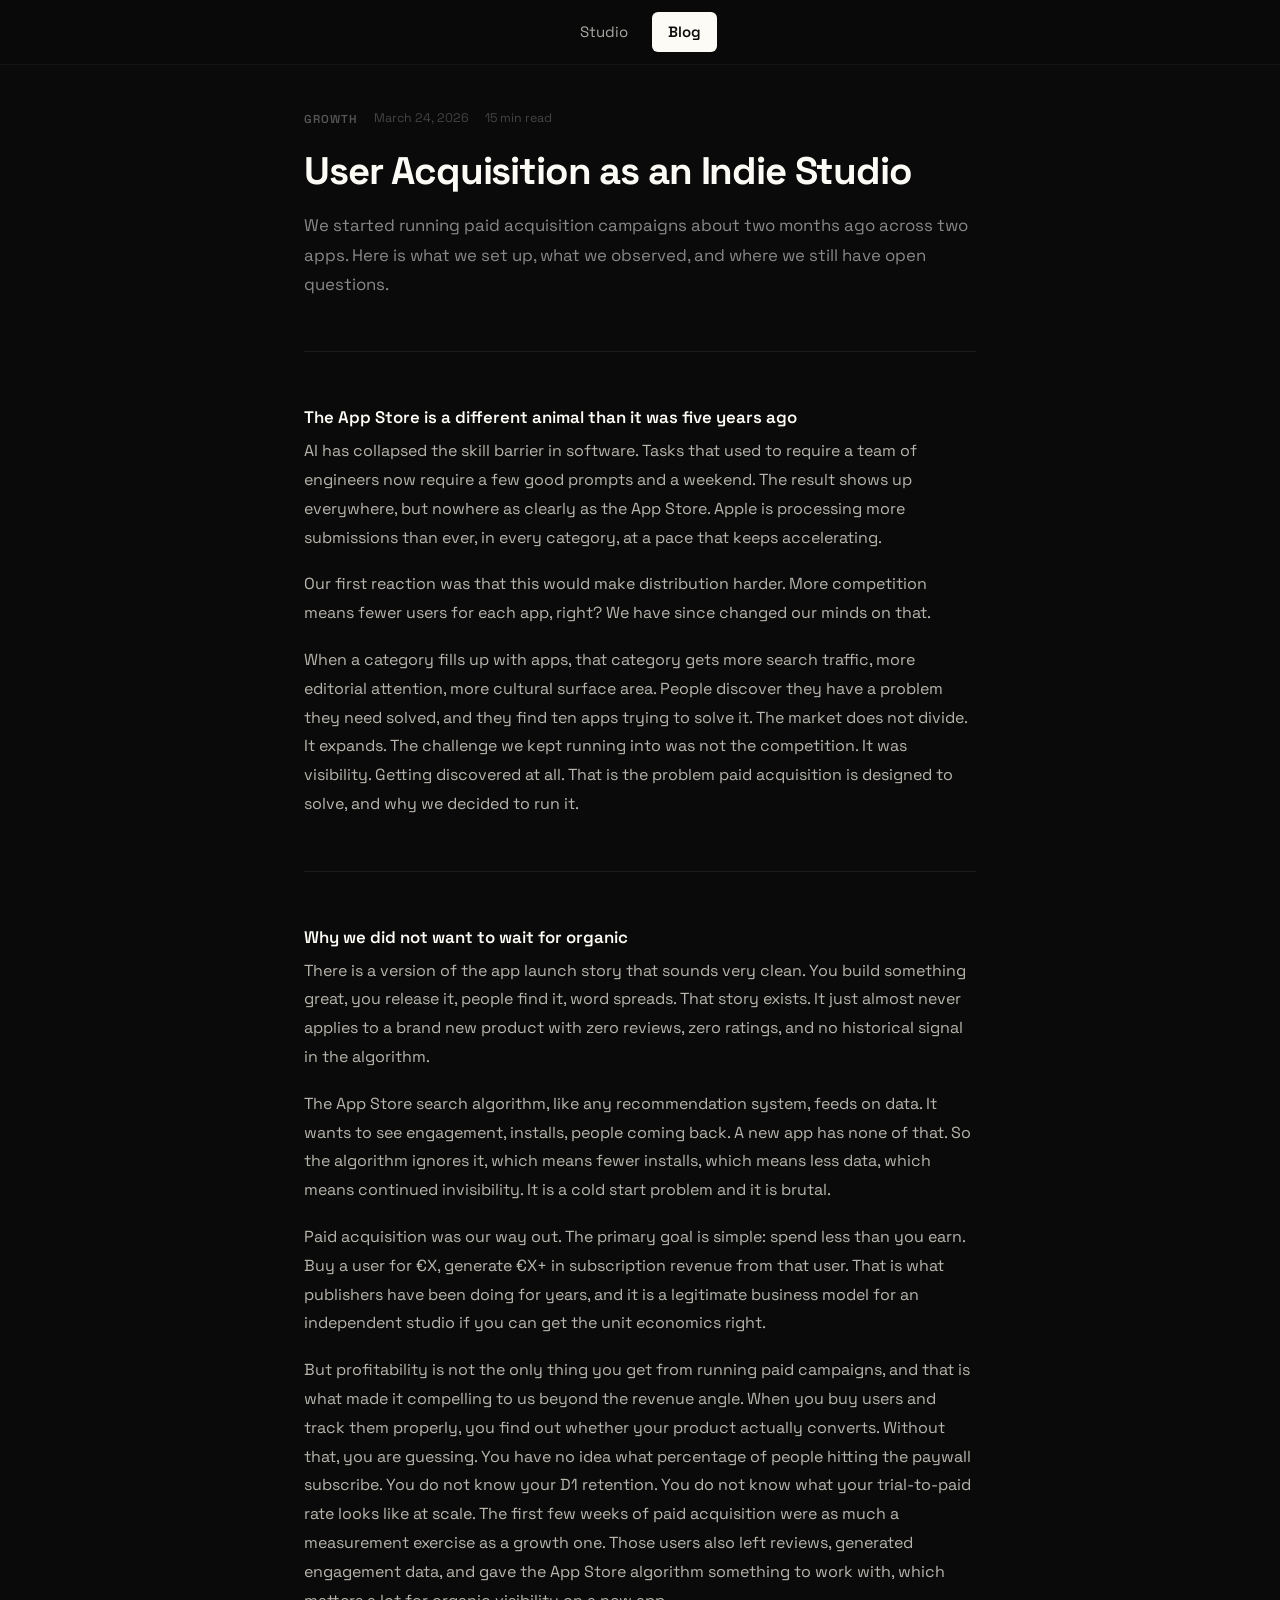
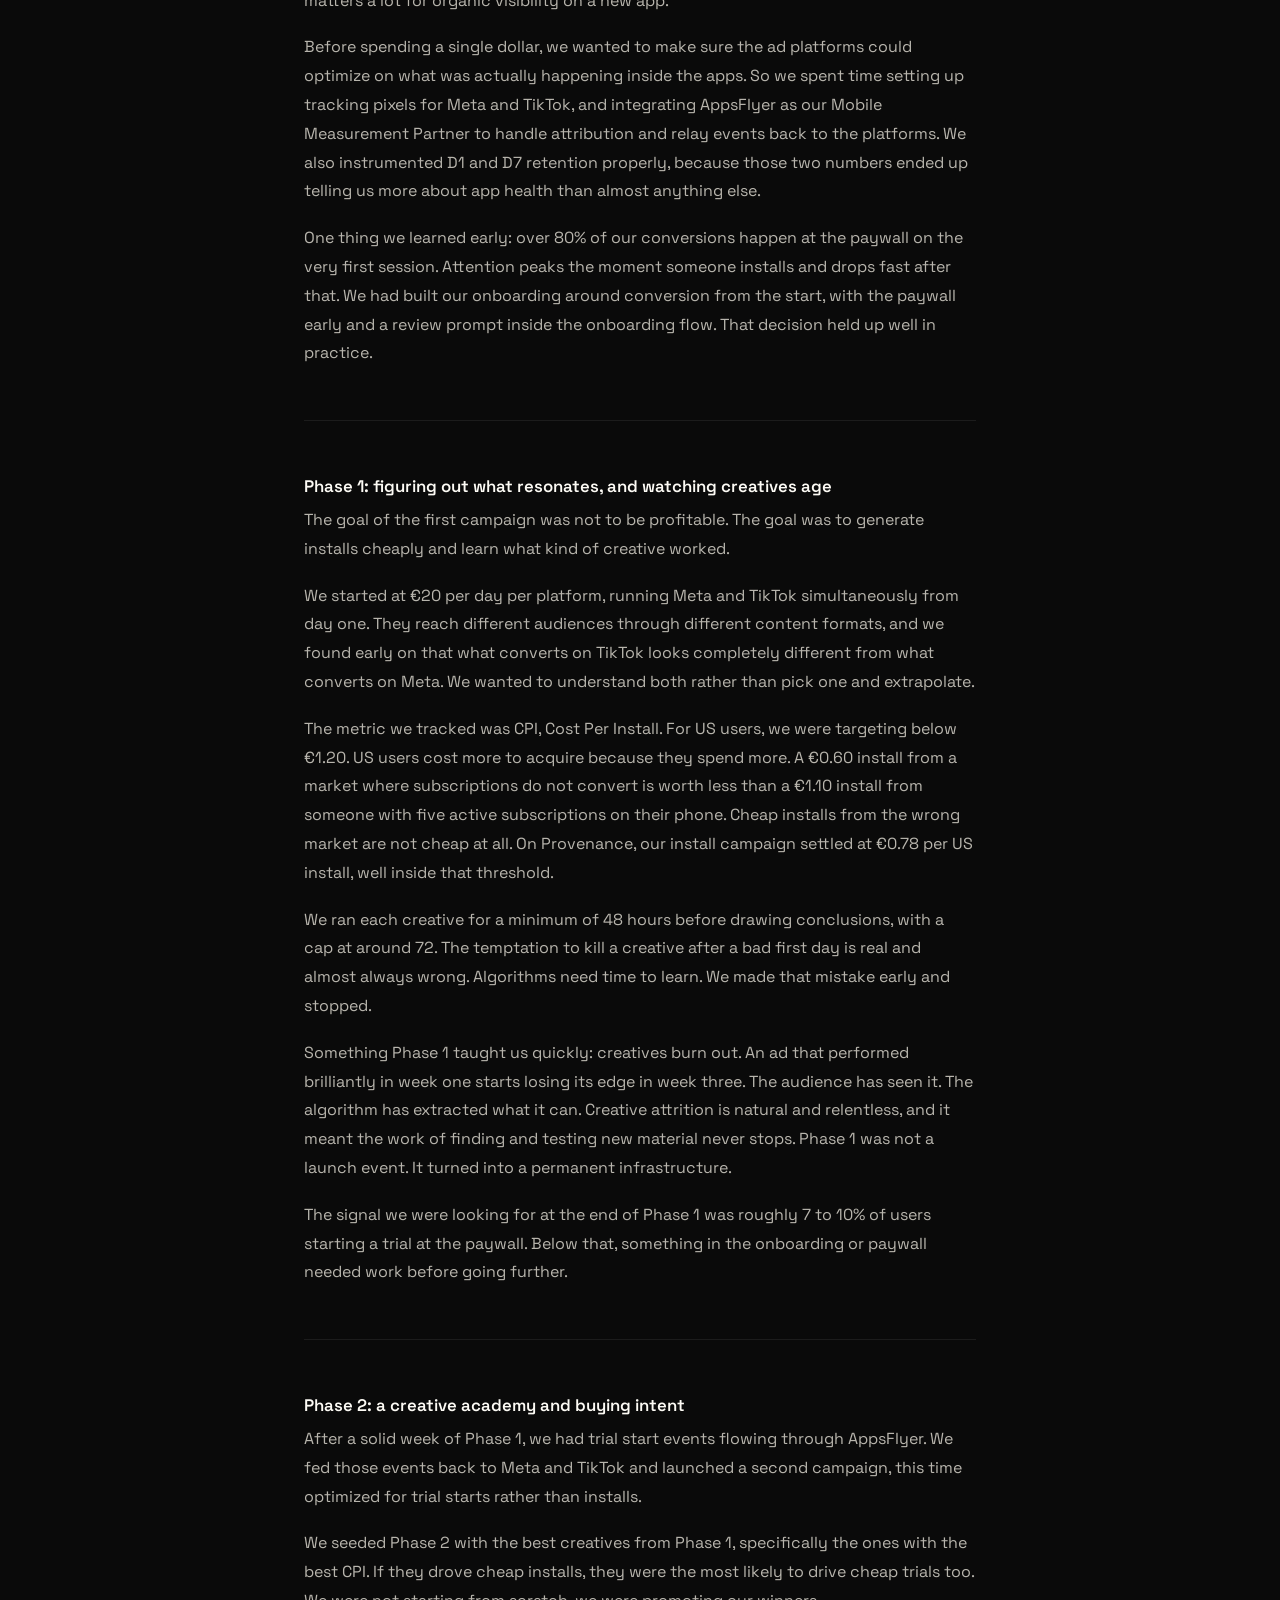
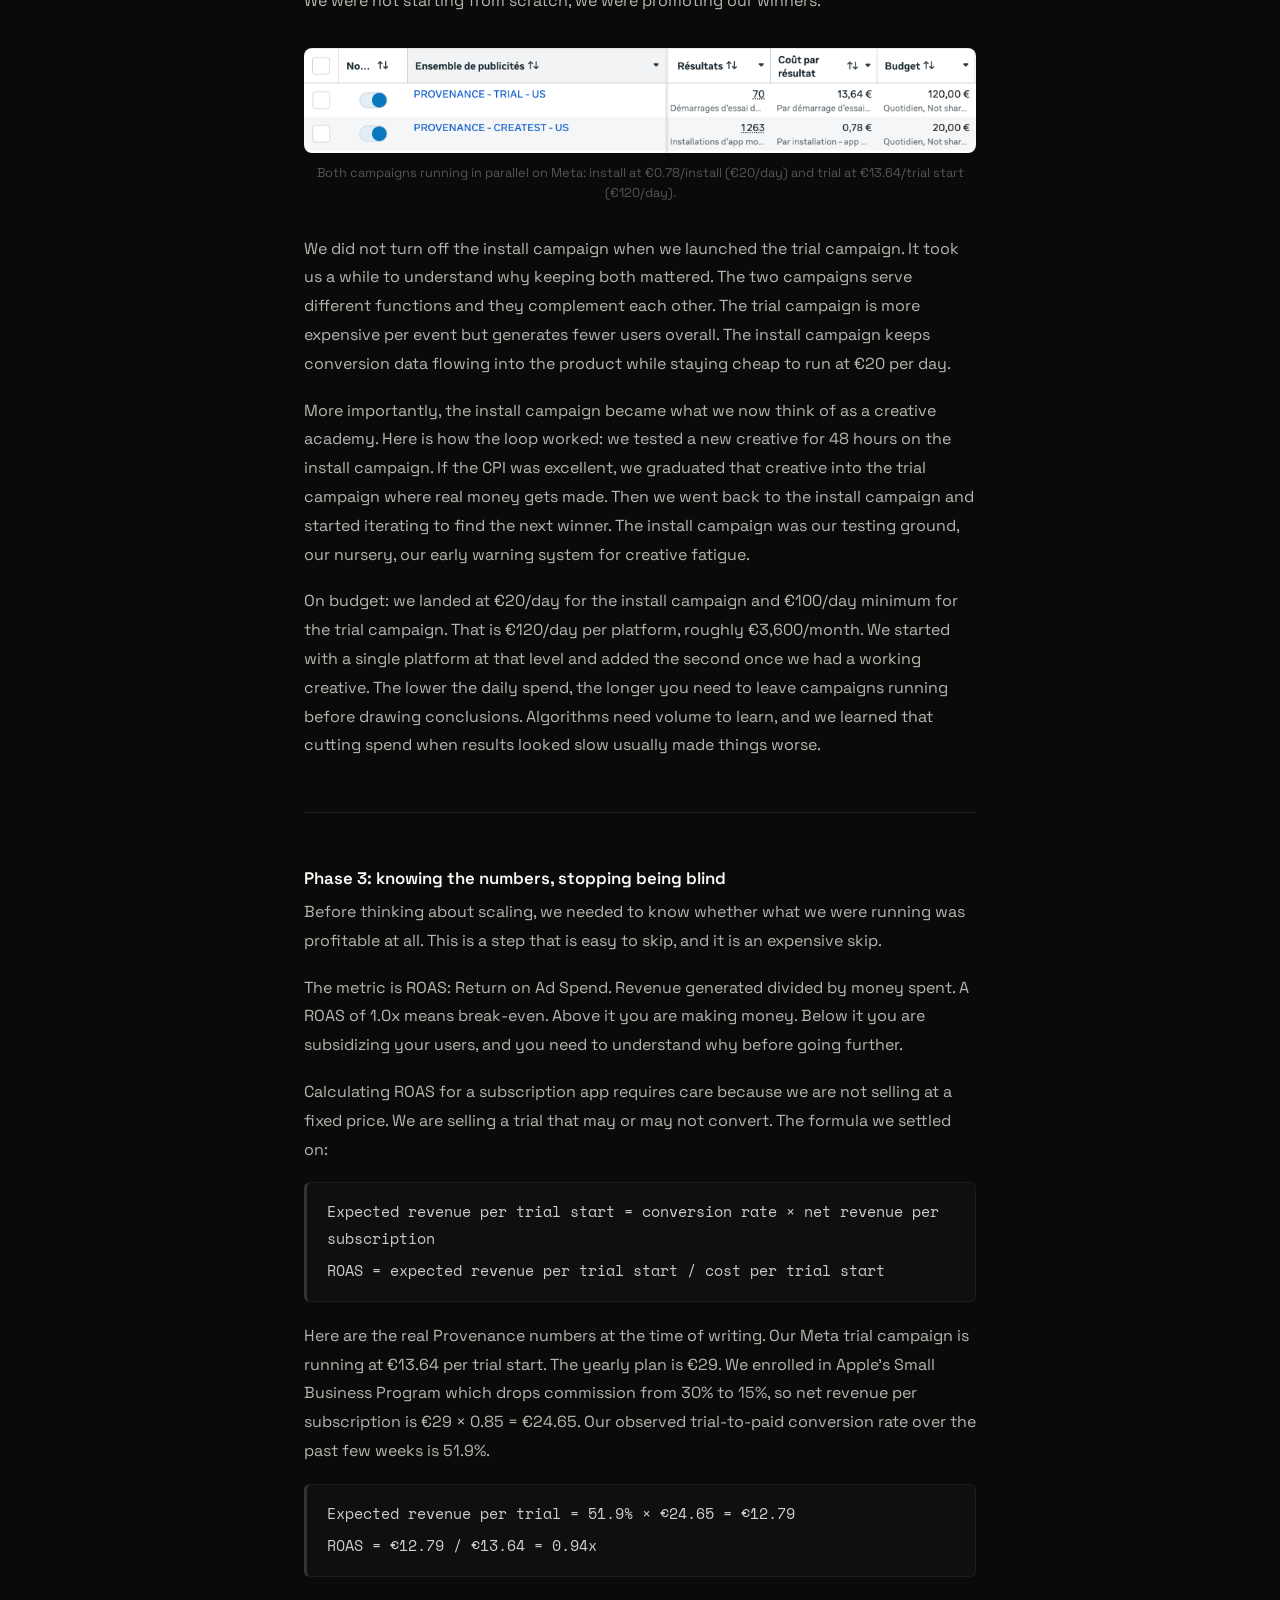
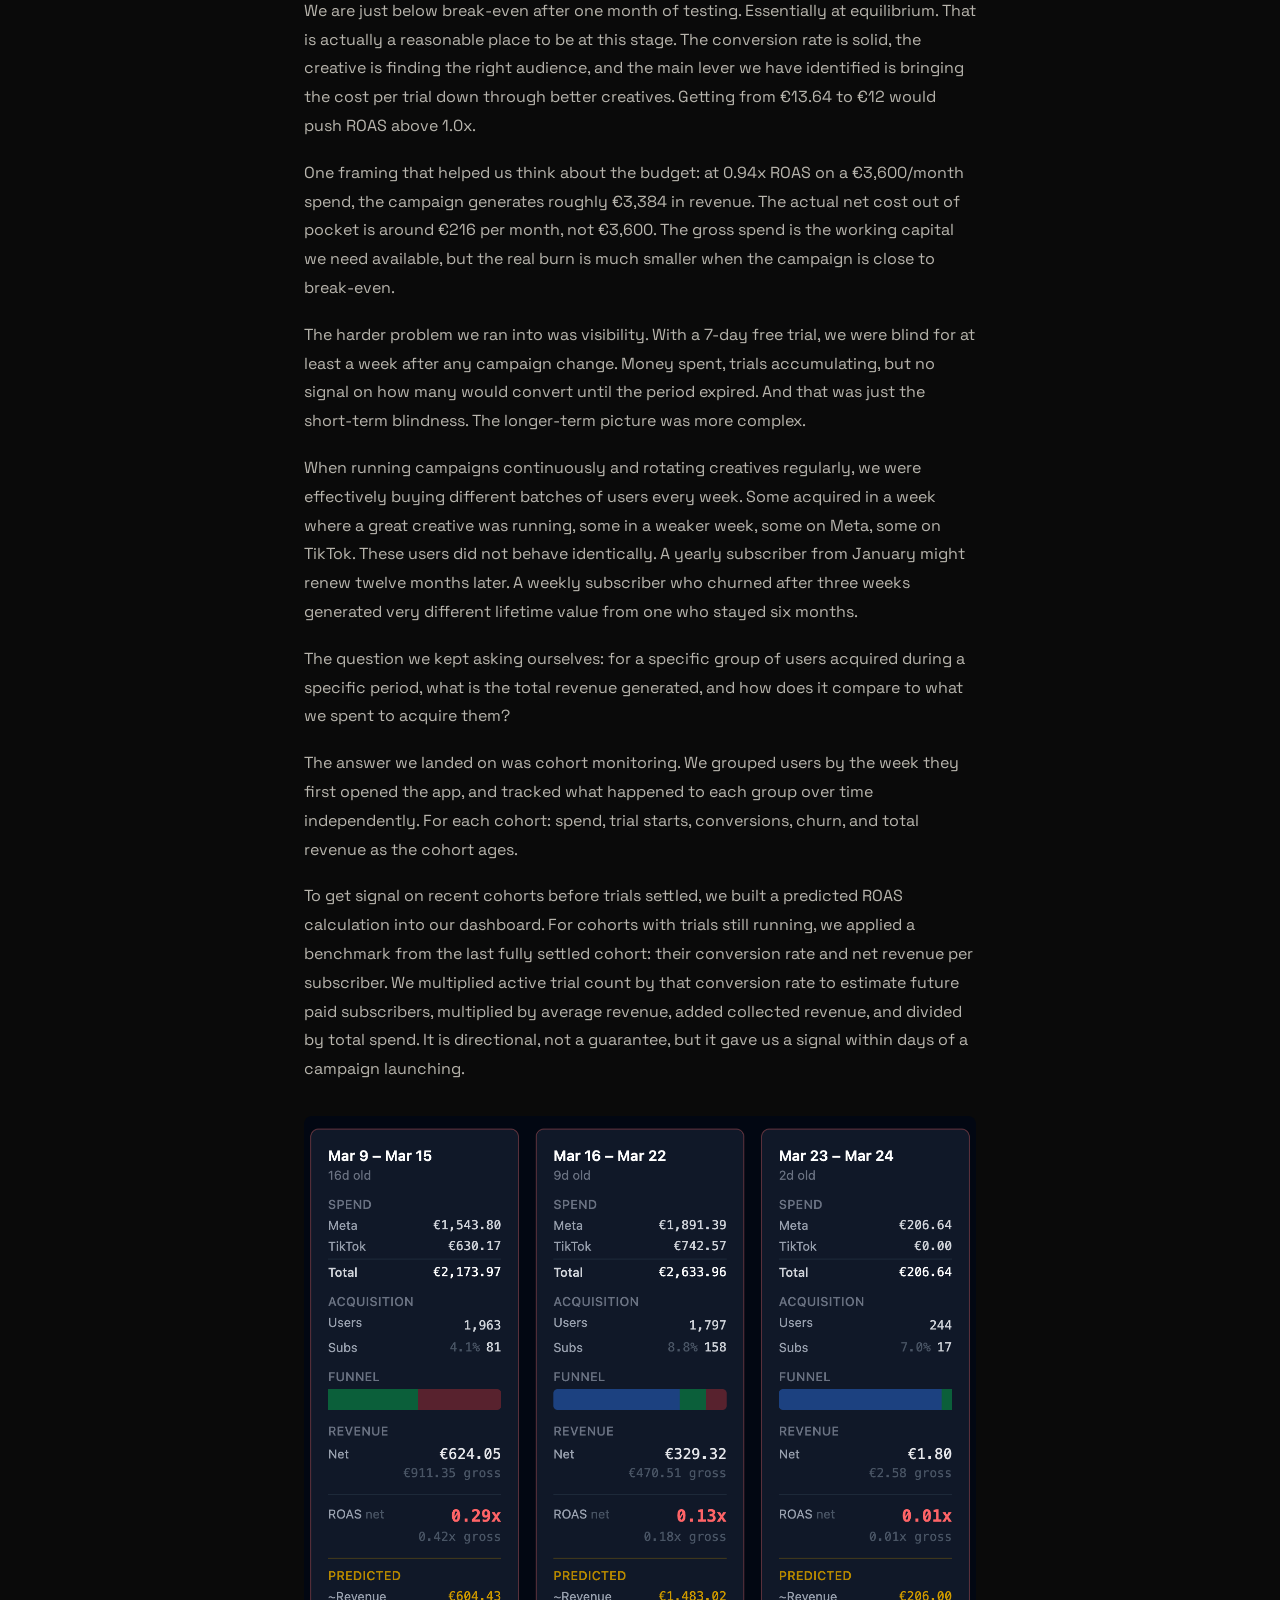
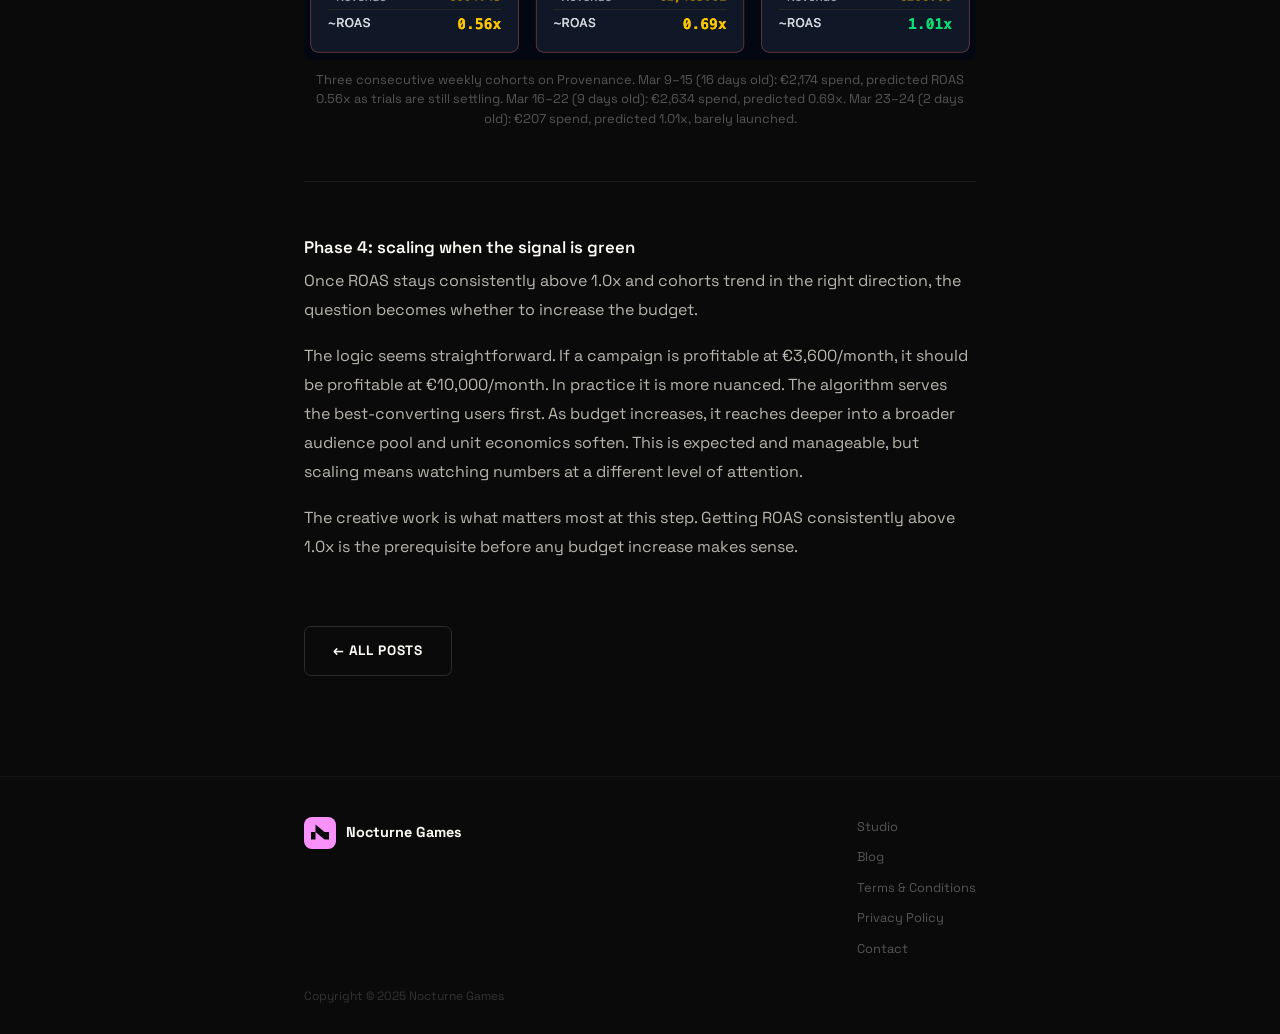
<file: blog/paid-acquisition/index.html>
<!DOCTYPE html>
<html lang="en">
<head>
  <meta charset="utf-8"/>
  <meta name="viewport" content="width=device-width, initial-scale=1"/>
  <title>User Acquisition as an Indie Studio | Nocturne Games</title>
  <meta name="description" content="A practical look at paid acquisition for mobile apps: campaign setup, creative management, measuring profitability, and monitoring cohorts in real time."/>
  <meta property="og:title" content="User Acquisition as an Indie Studio"/>
  <meta property="og:description" content="A practical look at paid acquisition for mobile apps: campaign setup, creative management, measuring profitability, and monitoring cohorts in real time."/>
  <meta property="og:type" content="article"/>
  <meta name="twitter:card" content="summary_large_image"/>
  <link rel="stylesheet" href="/assets/style.css"/>
  <link rel="icon" href="/assets/favicon/favicon.ico" sizes="any"/>
  <link rel="icon" type="image/png" sizes="96x96" href="/assets/favicon/favicon-96x96.png"/>
  <link rel="icon" type="image/png" sizes="32x32" href="/assets/favicon/favicon-32x32.png"/>
  <link rel="icon" type="image/png" sizes="16x16" href="/assets/favicon/favicon-16x16.png"/>
  <link rel="apple-touch-icon" sizes="180x180" href="/assets/favicon/favicon-180x180.png"/>
  <link rel="manifest" href="/assets/favicon/site.webmanifest"/>
</head>
<body>
  <script src="/assets/nav.js"></script>

  <div class="container">

    <div class="post-meta-top">
      <span class="post-tag">Growth</span>
      <span class="post-date">March 24, 2026</span>
      <span class="post-read">15 min read</span>
    </div>

    <h1 class="post-title">User Acquisition as an Indie Studio</h1>

    <p class="post-lead">We started running paid acquisition campaigns about two months ago across two apps. Here is what we set up, what we observed, and where we still have open questions.</p>

    <hr class="delimiter"/>

    <h3>The App Store is a different animal than it was five years ago</h3>

    <p>AI has collapsed the skill barrier in software. Tasks that used to require a team of engineers now require a few good prompts and a weekend. The result shows up everywhere, but nowhere as clearly as the App Store. Apple is processing more submissions than ever, in every category, at a pace that keeps accelerating.</p>

    <p>Our first reaction was that this would make distribution harder. More competition means fewer users for each app, right? We have since changed our minds on that.</p>

    <p>When a category fills up with apps, that category gets more search traffic, more editorial attention, more cultural surface area. People discover they have a problem they need solved, and they find ten apps trying to solve it. The market does not divide. It expands. The challenge we kept running into was not the competition. It was visibility. Getting discovered at all. That is the problem paid acquisition is designed to solve, and why we decided to run it.</p>

    <hr class="delimiter"/>

    <h3>Why we did not want to wait for organic</h3>

    <p>There is a version of the app launch story that sounds very clean. You build something great, you release it, people find it, word spreads. That story exists. It just almost never applies to a brand new product with zero reviews, zero ratings, and no historical signal in the algorithm.</p>

    <p>The App Store search algorithm, like any recommendation system, feeds on data. It wants to see engagement, installs, people coming back. A new app has none of that. So the algorithm ignores it, which means fewer installs, which means less data, which means continued invisibility. It is a cold start problem and it is brutal.</p>

    <p>Paid acquisition was our way out. The primary goal is simple: spend less than you earn. Buy a user for &euro;X, generate &euro;X+ in subscription revenue from that user. That is what publishers have been doing for years, and it is a legitimate business model for an independent studio if you can get the unit economics right.</p>

    <p>But profitability is not the only thing you get from running paid campaigns, and that is what made it compelling to us beyond the revenue angle. When you buy users and track them properly, you find out whether your product actually converts. Without that, you are guessing. You have no idea what percentage of people hitting the paywall subscribe. You do not know your D1 retention. You do not know what your trial-to-paid rate looks like at scale. The first few weeks of paid acquisition were as much a measurement exercise as a growth one. Those users also left reviews, generated engagement data, and gave the App Store algorithm something to work with, which matters a lot for organic visibility on a new app.</p>

    <p>Before spending a single dollar, we wanted to make sure the ad platforms could optimize on what was actually happening inside the apps. So we spent time setting up tracking pixels for Meta and TikTok, and integrating AppsFlyer as our Mobile Measurement Partner to handle attribution and relay events back to the platforms. We also instrumented D1 and D7 retention properly, because those two numbers ended up telling us more about app health than almost anything else.</p>

    <p>One thing we learned early: over 80% of our conversions happen at the paywall on the very first session. Attention peaks the moment someone installs and drops fast after that. We had built our onboarding around conversion from the start, with the paywall early and a review prompt inside the onboarding flow. That decision held up well in practice.</p>

    <hr class="delimiter"/>

    <h3>Phase 1: figuring out what resonates, and watching creatives age</h3>

    <p>The goal of the first campaign was not to be profitable. The goal was to generate installs cheaply and learn what kind of creative worked.</p>

    <p>We started at &euro;20 per day per platform, running Meta and TikTok simultaneously from day one. They reach different audiences through different content formats, and we found early on that what converts on TikTok looks completely different from what converts on Meta. We wanted to understand both rather than pick one and extrapolate.</p>

    <p>The metric we tracked was CPI, Cost Per Install. For US users, we were targeting below &euro;1.20. US users cost more to acquire because they spend more. A &euro;0.60 install from a market where subscriptions do not convert is worth less than a &euro;1.10 install from someone with five active subscriptions on their phone. Cheap installs from the wrong market are not cheap at all. On Provenance, our install campaign settled at &euro;0.78 per US install, well inside that threshold.</p>

    <p>We ran each creative for a minimum of 48 hours before drawing conclusions, with a cap at around 72. The temptation to kill a creative after a bad first day is real and almost always wrong. Algorithms need time to learn. We made that mistake early and stopped.</p>

    <p>Something Phase 1 taught us quickly: creatives burn out. An ad that performed brilliantly in week one starts losing its edge in week three. The audience has seen it. The algorithm has extracted what it can. Creative attrition is natural and relentless, and it meant the work of finding and testing new material never stops. Phase 1 was not a launch event. It turned into a permanent infrastructure.</p>

    <p>The signal we were looking for at the end of Phase 1 was roughly 7 to 10% of users starting a trial at the paywall. Below that, something in the onboarding or paywall needed work before going further.</p>

    <hr class="delimiter"/>

    <h3>Phase 2: a creative academy and buying intent</h3>

    <p>After a solid week of Phase 1, we had trial start events flowing through AppsFlyer. We fed those events back to Meta and TikTok and launched a second campaign, this time optimized for trial starts rather than installs.</p>

    <p>We seeded Phase 2 with the best creatives from Phase 1, specifically the ones with the best CPI. If they drove cheap installs, they were the most likely to drive cheap trials too. We were not starting from scratch, we were promoting our winners.</p>

    <figure>
      <img src="/assets/images/provenance-meta-campaigns.png" alt="Meta campaigns for Provenance" style="width:100%;border-radius:8px;">
      <figcaption>Both campaigns running in parallel on Meta: install at &euro;0.78/install (&euro;20/day) and trial at &euro;13.64/trial start (&euro;120/day).</figcaption>
    </figure>

    <p>We did not turn off the install campaign when we launched the trial campaign. It took us a while to understand why keeping both mattered. The two campaigns serve different functions and they complement each other. The trial campaign is more expensive per event but generates fewer users overall. The install campaign keeps conversion data flowing into the product while staying cheap to run at &euro;20 per day.</p>

    <p>More importantly, the install campaign became what we now think of as a creative academy. Here is how the loop worked: we tested a new creative for 48 hours on the install campaign. If the CPI was excellent, we graduated that creative into the trial campaign where real money gets made. Then we went back to the install campaign and started iterating to find the next winner. The install campaign was our testing ground, our nursery, our early warning system for creative fatigue.</p>

    <p>On budget: we landed at &euro;20/day for the install campaign and &euro;100/day minimum for the trial campaign. That is &euro;120/day per platform, roughly &euro;3,600/month. We started with a single platform at that level and added the second once we had a working creative. The lower the daily spend, the longer you need to leave campaigns running before drawing conclusions. Algorithms need volume to learn, and we learned that cutting spend when results looked slow usually made things worse.</p>

    <hr class="delimiter"/>

    <h3>Phase 3: knowing the numbers, stopping being blind</h3>

    <p>Before thinking about scaling, we needed to know whether what we were running was profitable at all. This is a step that is easy to skip, and it is an expensive skip.</p>

    <p>The metric is ROAS: Return on Ad Spend. Revenue generated divided by money spent. A ROAS of 1.0x means break-even. Above it you are making money. Below it you are subsidizing your users, and you need to understand why before going further.</p>

    <p>Calculating ROAS for a subscription app requires care because we are not selling at a fixed price. We are selling a trial that may or may not convert. The formula we settled on:</p>

    <div class="formula-block">
      <p>Expected revenue per trial start = conversion rate &times; net revenue per subscription</p>
      <p>ROAS = expected revenue per trial start / cost per trial start</p>
    </div>

    <p>Here are the real Provenance numbers at the time of writing. Our Meta trial campaign is running at &euro;13.64 per trial start. The yearly plan is &euro;29. We enrolled in Apple's Small Business Program which drops commission from 30% to 15%, so net revenue per subscription is &euro;29 &times; 0.85 = &euro;24.65. Our observed trial-to-paid conversion rate over the past few weeks is 51.9%.</p>

    <div class="formula-block">
      <p>Expected revenue per trial = 51.9% &times; &euro;24.65 = &euro;12.79</p>
      <p>ROAS = &euro;12.79 / &euro;13.64 = 0.94x</p>
    </div>

    <p>We are just below break-even after one month of testing. Essentially at equilibrium. That is actually a reasonable place to be at this stage. The conversion rate is solid, the creative is finding the right audience, and the main lever we have identified is bringing the cost per trial down through better creatives. Getting from &euro;13.64 to &euro;12 would push ROAS above 1.0x.</p>

    <p>One framing that helped us think about the budget: at 0.94x ROAS on a &euro;3,600/month spend, the campaign generates roughly &euro;3,384 in revenue. The actual net cost out of pocket is around &euro;216 per month, not &euro;3,600. The gross spend is the working capital we need available, but the real burn is much smaller when the campaign is close to break-even.</p>

    <p>The harder problem we ran into was visibility. With a 7-day free trial, we were blind for at least a week after any campaign change. Money spent, trials accumulating, but no signal on how many would convert until the period expired. And that was just the short-term blindness. The longer-term picture was more complex.</p>

    <p>When running campaigns continuously and rotating creatives regularly, we were effectively buying different batches of users every week. Some acquired in a week where a great creative was running, some in a weaker week, some on Meta, some on TikTok. These users did not behave identically. A yearly subscriber from January might renew twelve months later. A weekly subscriber who churned after three weeks generated very different lifetime value from one who stayed six months.</p>

    <p>The question we kept asking ourselves: for a specific group of users acquired during a specific period, what is the total revenue generated, and how does it compare to what we spent to acquire them?</p>

    <p>The answer we landed on was cohort monitoring. We grouped users by the week they first opened the app, and tracked what happened to each group over time independently. For each cohort: spend, trial starts, conversions, churn, and total revenue as the cohort ages.</p>

    <p>To get signal on recent cohorts before trials settled, we built a predicted ROAS calculation into our dashboard. For cohorts with trials still running, we applied a benchmark from the last fully settled cohort: their conversion rate and net revenue per subscriber. We multiplied active trial count by that conversion rate to estimate future paid subscribers, multiplied by average revenue, added collected revenue, and divided by total spend. It is directional, not a guarantee, but it gave us a signal within days of a campaign launching.</p>

    <figure>
      <img src="/assets/images/provenance-cohorts-3weeks.png" alt="Provenance cohort dashboard" style="width:100%;border-radius:8px;">
      <figcaption>Three consecutive weekly cohorts on Provenance. Mar 9&ndash;15 (16 days old): &euro;2,174 spend, predicted ROAS 0.56x as trials are still settling. Mar 16&ndash;22 (9 days old): &euro;2,634 spend, predicted 0.69x. Mar 23&ndash;24 (2 days old): &euro;207 spend, predicted 1.01x, barely launched.</figcaption>
    </figure>

    <hr class="delimiter"/>

    <h3>Phase 4: scaling when the signal is green</h3>

    <p>Once ROAS stays consistently above 1.0x and cohorts trend in the right direction, the question becomes whether to increase the budget.</p>

    <p>The logic seems straightforward. If a campaign is profitable at &euro;3,600/month, it should be profitable at &euro;10,000/month. In practice it is more nuanced. The algorithm serves the best-converting users first. As budget increases, it reaches deeper into a broader audience pool and unit economics soften. This is expected and manageable, but scaling means watching numbers at a different level of attention.</p>

    <p>The creative work is what matters most at this step. Getting ROAS consistently above 1.0x is the prerequisite before any budget increase makes sense.</p>

    <div class="post-back">
      <a href="/blog/" class="btn btn-outline">&larr; All posts</a>
    </div>

  </div>

  <script src="/assets/footer.js"></script>

</body>
</html>
</file>
<file: assets/style.css>
/* Nocturne Games — nocturne.build */

@import url('https://fonts.googleapis.com/css2?family=Space+Grotesk:wght@300;400;500;600;700&family=Space+Mono:wght@400;700&display=swap');

*, *::before, *::after { box-sizing: border-box; }
html { height: 100%; }

body {
  margin: 0;
  min-height: 100%;
  background-color: #0a0a0a;
  color: #fdfbf5;
  font-family: 'Space Grotesk', sans-serif;
  font-size: 16px;
  line-height: 1.6;
}

a { color: inherit; text-decoration: none; }

/* Inline links in body text */
.container p a, .container li a {
  text-decoration: underline;
  text-decoration-color: #444;
  text-underline-offset: 3px;
  transition: text-decoration-color 0.15s, color 0.15s;
}
.container p a:hover, .container li a:hover {
  color: #fdfbf5;
  text-decoration-color: #aaa;
}

/* ── Nav ── */
.nav {
  display: flex;
  align-items: center;
  justify-content: center;
  gap: 8px;
  height: 65px;
  padding: 10px 20px;
  position: sticky;
  top: 0;
  z-index: 100;
  background-color: rgba(10,10,10,0.95);
  backdrop-filter: blur(8px);
  border-bottom: 1px solid #151515;
}

.nav-link {
  color: #aaa9a3;
  font-family: 'Space Grotesk', sans-serif;
  font-size: 15px;
  font-weight: 400;
  padding: 8px 16px;
  border-radius: 6px;
  transition: background-color 0.15s, color 0.15s;
}

.nav-link:hover { background-color: #1a1a1a; color: #fdfbf5; }

.nav-link.active {
  background-color: #fdfbf5;
  color: #0c0c0c;
  font-weight: 600;
}

.nav-link.active:hover { background-color: #e8e5dc; }

/* ── Container ── */
.container {
  max-width: 728px;
  margin: 0 auto;
  padding: 0 28px 100px;
}

/* ── Banner ── */
.banner {
  width: 100%;
  border-radius: 10px;
  margin-top: 52px;
  display: block;
}

/* ── Typography ── */
h1 {
  color: #fdfbf5;
  font-family: 'Space Grotesk', sans-serif;
  font-size: clamp(2rem, 6vw, 3.2rem);
  font-weight: 700;
  line-height: 1.08;
  margin: 44px 0 20px;
  letter-spacing: -0.03em;
}

h2 {
  color: #fdfbf5;
  font-family: 'Space Grotesk', sans-serif;
  font-size: 1.5rem;
  font-weight: 600;
  margin: 32px 0 12px;
  letter-spacing: -0.01em;
}

h3 {
  color: #fdfbf5;
  font-family: 'Space Grotesk', sans-serif;
  font-size: 1.05rem;
  font-weight: 600;
  margin: 28px 0 6px;
}

p {
  color: #b8b5ad;
  font-size: 1rem;
  line-height: 1.8;
  margin: 0 0 18px;
}

p strong { color: #fdfbf5; }
p em { color: #d0cdc5; font-style: italic; }

/* ── Delimiter ── */
hr.delimiter {
  border: none;
  border-top: 1px solid #1c1c1c;
  margin: 52px 0;
}

/* ── Buttons ── */
.btn {
  display: inline-block;
  background-color: #fdfbf5;
  color: #0a0a0a;
  font-family: 'Space Grotesk', sans-serif;
  font-size: 0.85rem;
  font-weight: 700;
  letter-spacing: 0.06em;
  text-transform: uppercase;
  padding: 13px 28px;
  border-radius: 7px;
  margin-top: 8px;
  transition: background-color 0.15s;
}

.btn:hover { background-color: #e4e1d8; }

.btn-outline {
  background-color: transparent;
  color: #fdfbf5;
  border: 1px solid #2c2c2c;
}

.btn-outline:hover { background-color: #161616; border-color: #3a3a3a; }

/* ── Apps grid ── */
.apps-grid {
  display: grid;
  grid-template-columns: 1fr 1fr;
  gap: 14px;
  margin-top: 28px;
}

.app-card {
  background-color: #101010;
  border: 1px solid #1c1c1c;
  border-radius: 12px;
  padding: 20px;
  transition: border-color 0.15s, background-color 0.15s;
  display: block;
}

.app-card:hover { border-color: #2e2e2e; background-color: #141414; }

.app-icon {
  width: 56px;
  height: 56px;
  border-radius: 13px;
  object-fit: cover;
  display: block;
  margin-bottom: 14px;
}

.app-name {
  color: #fdfbf5;
  font-weight: 700;
  font-size: 0.95rem;
  margin: 0 0 5px;
  font-family: 'Space Grotesk', sans-serif;
}

.app-desc {
  color: #777;
  font-size: 0.82rem;
  line-height: 1.5;
  margin: 0 0 14px;
  font-family: 'Space Grotesk', sans-serif;
}

.app-badge {
  color: #555;
  font-size: 0.72rem;
  font-weight: 600;
  text-transform: uppercase;
  letter-spacing: 0.06em;
  display: flex;
  align-items: center;
  gap: 5px;
  font-family: 'Space Grotesk', sans-serif;
}

/* ── Blog: post list ── */
.post-list {
  display: flex;
  flex-direction: column;
  gap: 16px;
  margin-top: 28px;
}

.post-card {
  display: block;
  background-color: #101010;
  border: 1px solid #1c1c1c;
  border-radius: 12px;
  padding: 24px 28px;
  transition: border-color 0.15s, background-color 0.15s;
}

.post-card:hover { border-color: #2e2e2e; background-color: #141414; }

.post-card-tag {
  color: #555;
  font-size: 0.72rem;
  font-weight: 600;
  text-transform: uppercase;
  letter-spacing: 0.08em;
  font-family: 'Space Grotesk', sans-serif;
  margin-bottom: 10px;
}

.post-card-title {
  color: #fdfbf5;
  font-size: 1.05rem;
  font-weight: 600;
  font-family: 'Space Grotesk', sans-serif;
  line-height: 1.35;
  margin-bottom: 10px;
}

.post-card-desc {
  color: #777;
  font-size: 0.88rem;
  line-height: 1.65;
  font-family: 'Space Grotesk', sans-serif;
  margin-bottom: 16px;
}

.post-card-meta {
  display: flex;
  gap: 18px;
  color: #444;
  font-size: 0.78rem;
  font-family: 'Space Grotesk', sans-serif;
}

/* ── Blog: article page ── */
.post-meta-top {
  display: flex;
  align-items: center;
  gap: 16px;
  margin-top: 44px;
}

.post-tag {
  color: #555;
  font-size: 0.72rem;
  font-weight: 600;
  text-transform: uppercase;
  letter-spacing: 0.08em;
  font-family: 'Space Grotesk', sans-serif;
}

.post-date, .post-read {
  color: #444;
  font-size: 0.78rem;
  font-family: 'Space Grotesk', sans-serif;
}

h1.post-title {
  font-size: clamp(1.7rem, 5vw, 2.4rem);
  margin: 20px 0 18px;
  line-height: 1.15;
}

p.post-lead {
  color: #888;
  font-size: 1.05rem;
  line-height: 1.75;
  margin-bottom: 0;
}

.formula-block {
  background: #0f0f0f;
  border: 1px solid #1c1c1c;
  border-left: 3px solid #333;
  border-radius: 6px;
  padding: 16px 20px;
  margin: 0 0 20px;
}

.formula-block p {
  color: #ccc;
  font-size: 0.92rem;
  margin: 0 0 6px;
  font-family: 'Space Mono', 'Courier New', monospace;
}

.formula-block p:last-child { margin-bottom: 0; }

figure {
  margin: 32px 0;
}

figure img {
  width: 100%;
  border-radius: 8px;
  display: block;
}

figcaption {
  color: #555;
  font-size: 0.8rem;
  line-height: 1.55;
  margin-top: 10px;
  font-family: 'Space Grotesk', sans-serif;
  text-align: center;
}

.post-back {
  margin-top: 56px;
}

/* ── Finalists grid ── */
.finalists-grid {
  display: flex;
  flex-direction: column;
  gap: 56px;
  margin-top: 40px;
}

.finalist {
  display: flex;
  flex-direction: column;
  gap: 12px;
}

.finalist-header {
  display: flex;
  align-items: baseline;
  gap: 14px;
  flex-wrap: wrap;
}

.finalist-name {
  color: #fdfbf5;
  font-size: 1.1rem;
  font-weight: 700;
  font-family: 'Space Grotesk', sans-serif;
  margin: 0;
}

.finalist-link {
  color: #555;
  font-size: 0.8rem;
  font-family: 'Space Grotesk', sans-serif;
  transition: color 0.15s;
}

.finalist-link:hover { color: #aaa; }

.finalist-desc {
  color: #888;
  font-size: 0.9rem;
  line-height: 1.65;
  margin: 0;
  font-family: 'Space Grotesk', sans-serif;
}

.finalist-video {
  position: relative;
  padding-top: 56.25%;
  border-radius: 10px;
  overflow: hidden;
  background: #0f0f0f;
  border: 1px solid #1c1c1c;
}

.finalist-video iframe {
  position: absolute;
  top: 0; left: 0;
  width: 100%; height: 100%;
  border: none;
}

/* ── Footer ── */
footer {
  border-top: 1px solid #141414;
  padding: 40px 0 28px;
}

.footer-inner {
  max-width: 728px;
  margin: 0 auto;
  padding: 0 28px;
  display: flex;
  justify-content: space-between;
  align-items: flex-start;
  gap: 40px;
  flex-wrap: wrap;
}

.footer-brand {
  font-family: 'Space Grotesk', sans-serif;
  font-size: 0.9rem;
  font-weight: 700;
  color: #fdfbf5;
  display: flex;
  flex-direction: row;
  align-items: center;
  gap: 10px;
}

.footer-logo {
  width: 32px;
  height: 32px;
  border-radius: 8px;
  display: block;
}

.footer-links {
  display: flex;
  flex-direction: column;
  gap: 10px;
}

.footer-link {
  color: #555;
  font-size: 0.8rem;
  font-family: 'Space Grotesk', sans-serif;
}

.footer-link:hover { color: #999; }

.footer-copy {
  max-width: 728px;
  margin: 28px auto 0;
  color: #333;
  font-size: 0.75rem;
  font-family: 'Space Grotesk', sans-serif;
  padding: 0 28px;
}

@media (max-width: 540px) {
  .apps-grid { grid-template-columns: 1fr; }
  h1 { font-size: 2rem; }
  .nav-link { font-size: 13px; padding: 7px 11px; }
  .container { padding: 0 18px 80px; }
}

/* ─── Publishing program landing ─── */

.how-it-works {
  display: flex;
  flex-direction: column;
  gap: 0;
  margin-top: 28px;
}

.hiw-block {
  display: flex;
  gap: 20px;
  padding: 20px 0;
  border-bottom: 1px solid #1c1c1c;
}

.hiw-block:last-child { border-bottom: none; }

.hiw-week {
  flex-shrink: 0;
  width: 36px;
  height: 36px;
  background-color: #141414;
  border: 1px solid #2e2e2e;
  border-radius: 8px;
  display: flex;
  align-items: center;
  justify-content: center;
  font-size: 0.7rem;
  font-weight: 700;
  color: #777;
  font-family: 'Space Grotesk', sans-serif;
  letter-spacing: 0.03em;
  margin-top: 2px;
}

.hiw-content strong {
  color: #fdfbf5;
  font-size: 0.95rem;
  font-family: 'Space Grotesk', sans-serif;
  display: block;
  margin-bottom: 6px;
}

.hiw-content p {
  color: #777;
  font-size: 0.85rem;
  line-height: 1.6;
  margin: 0;
}

.deal-list {
  color: #999;
  font-size: 0.9rem;
  line-height: 1.8;
  padding-left: 18px;
  margin-top: 16px;
}

.deal-list li { margin-bottom: 8px; }
.deal-list strong { color: #fdfbf5; }

/* ─── Blog post header ─── */

.post-header {
  padding-top: 16px;
  margin-bottom: 8px;
}

.post-header-tag {
  display: inline-block;
  font-size: 0.72rem;
  font-weight: 700;
  letter-spacing: 0.08em;
  text-transform: uppercase;
  color: #777;
  font-family: 'Space Grotesk', sans-serif;
  margin-bottom: 12px;
}

.post-header h1 {
  margin-bottom: 12px;
}

.post-header-meta {
  display: flex;
  gap: 16px;
  color: #555;
  font-size: 0.82rem;
  font-family: 'Space Grotesk', sans-serif;
}

/* ── CEO contact block ── */
/* ── Apply CTA block ── */
.apply-cta {
  display: flex;
  align-items: center;
  justify-content: space-between;
  gap: 24px;
  background-color: #fdfbf5;
  border-radius: 14px;
  padding: 32px 36px;
  margin: 8px 0 16px;
  flex-wrap: wrap;
}

.apply-cta-eyebrow {
  font-size: 0.72rem;
  font-weight: 700;
  letter-spacing: 0.1em;
  text-transform: uppercase;
  color: #888;
  font-family: 'Space Grotesk', sans-serif;
  margin-bottom: 6px;
}

.apply-cta-title {
  color: #0a0a0a;
  font-size: 1.4rem;
  font-weight: 800;
  font-family: 'Space Grotesk', sans-serif;
  margin: 0 0 8px;
  line-height: 1.2;
}

.apply-cta-desc {
  color: #555;
  font-size: 0.87rem;
  line-height: 1.6;
  margin: 0;
  max-width: 340px;
}

.apply-cta-btn {
  flex-shrink: 0;
  font-size: 0.95rem;
  padding: 14px 28px;
  box-shadow: 0 0 0 1.5px rgba(0,0,0,0.15);
}

/* ── CEO card ── */
.ceo-card {
  background-color: #0f0f0f;
  border: 1px solid #1c1c1c;
  border-radius: 12px;
  padding: 22px 24px;
  margin-top: 0;
}

.ceo-label {
  color: #555;
  font-size: 0.72rem;
  font-weight: 700;
  letter-spacing: 0.08em;
  text-transform: uppercase;
  font-family: 'Space Grotesk', sans-serif;
  margin: 0 0 6px;
}

.ceo-identity {
  display: flex;
  align-items: center;
  gap: 14px;
  margin-top: 16px;
  flex-wrap: wrap;
}

.ceo-btn {
  margin-left: auto;
  flex-shrink: 0;
}

@media (max-width: 520px) {
  .ceo-btn {
    margin-left: 0;
    width: 100%;
    text-align: center;
    margin-top: 4px;
  }
  .apply-cta { flex-direction: column; align-items: flex-start; }
  .apply-cta-btn { width: 100%; text-align: center; }
}

.ceo-photo {
  width: 52px;
  height: 52px;
  border-radius: 50%;
  object-fit: cover;
  flex-shrink: 0;
}

.ceo-name {
  color: #fdfbf5;
  font-size: 0.95rem;
  font-weight: 700;
  font-family: 'Space Grotesk', sans-serif;
  margin-bottom: 2px;
  display: block;
  text-decoration: underline;
  text-decoration-color: #333;
  text-underline-offset: 2px;
}

.ceo-name:hover { text-decoration-color: #888; }

.ceo-role {
  color: #555;
  font-size: 0.8rem;
  font-family: 'Space Grotesk', sans-serif;
}

.ceo-desc {
  color: #777;
  font-size: 0.85rem;
  margin: 4px 0 0;
}

.ceo-actions {
  display: flex;
  align-items: center;
  gap: 20px;
}

.ceo-linkedin {
  display: flex;
  align-items: center;
  gap: 6px;
  color: #555;
  font-size: 0.82rem;
  font-family: 'Space Grotesk', sans-serif;
  transition: color 0.15s;
}

.ceo-linkedin:hover { color: #aaa; }

.form-row {
  display: grid;
  grid-template-columns: 1fr 1fr;
  gap: 16px;
}

@media (max-width: 520px) {
  .form-row { grid-template-columns: 1fr; }
}
</file>
